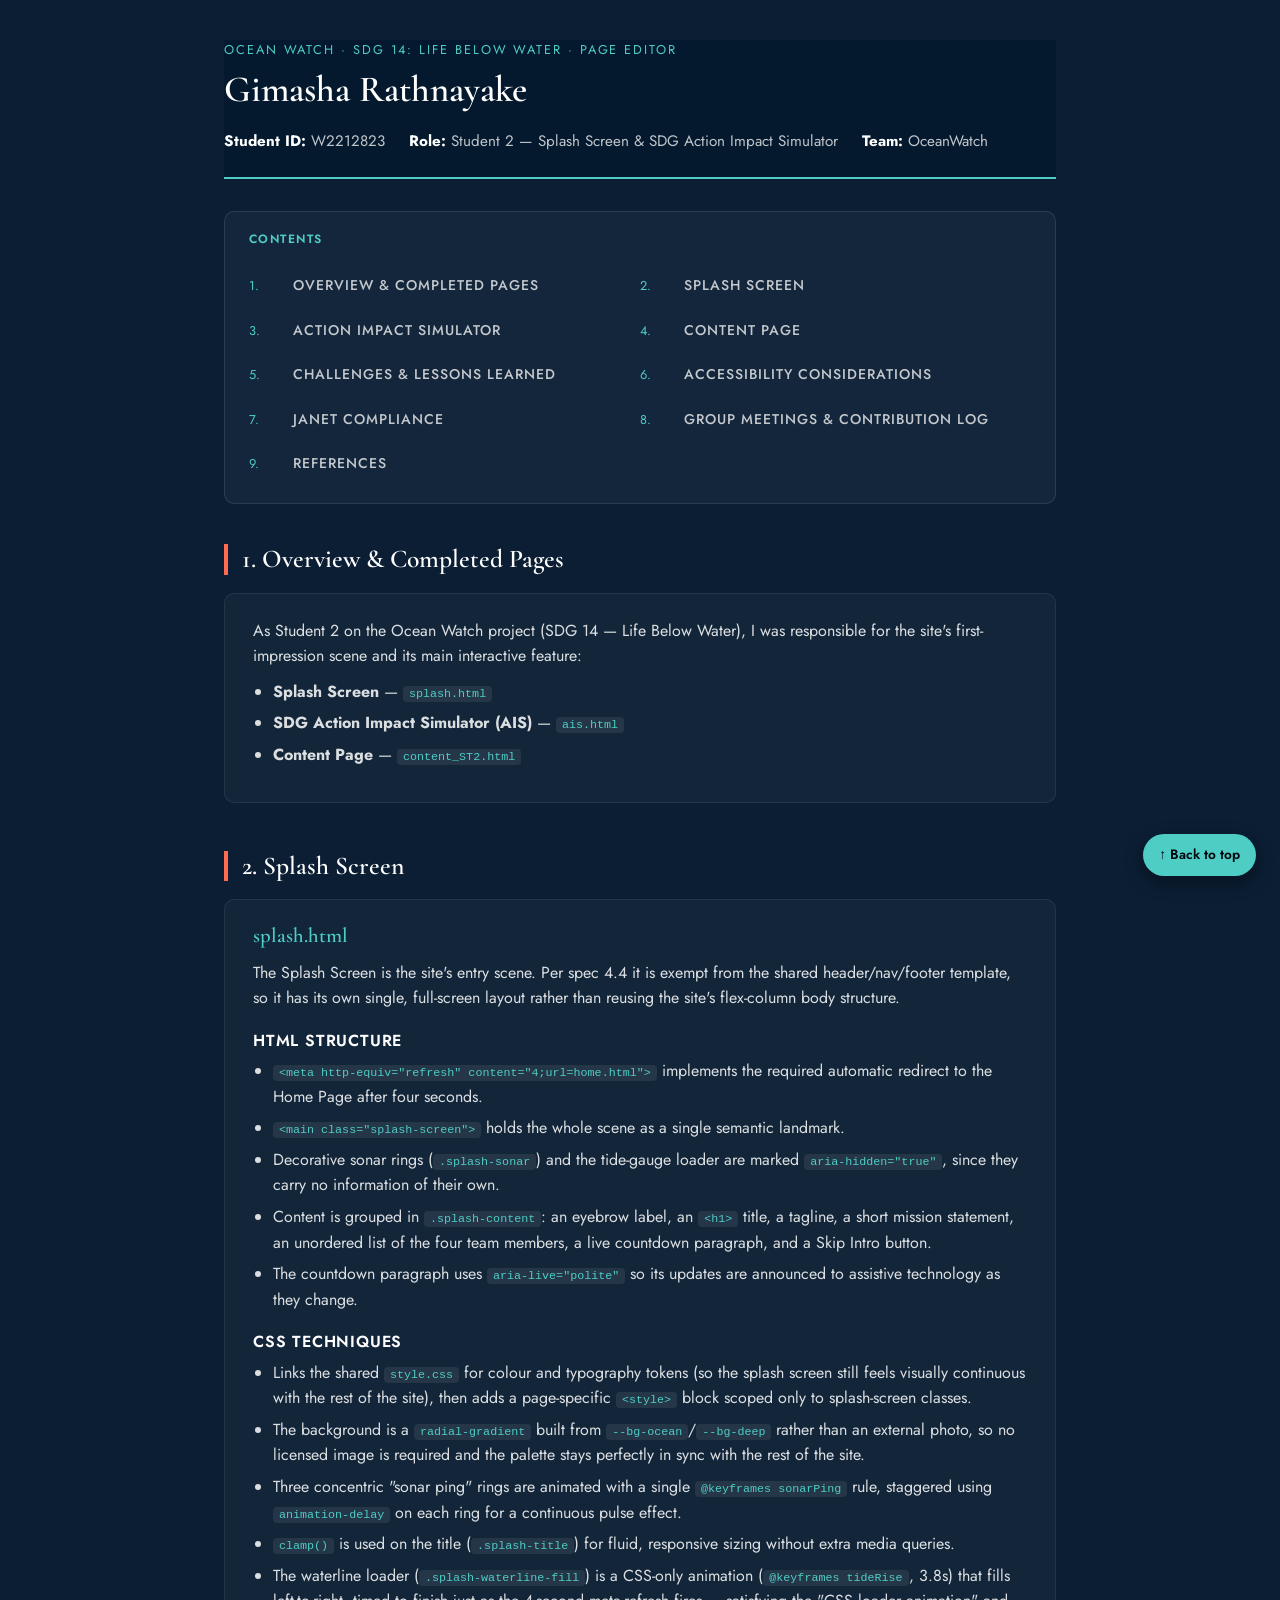
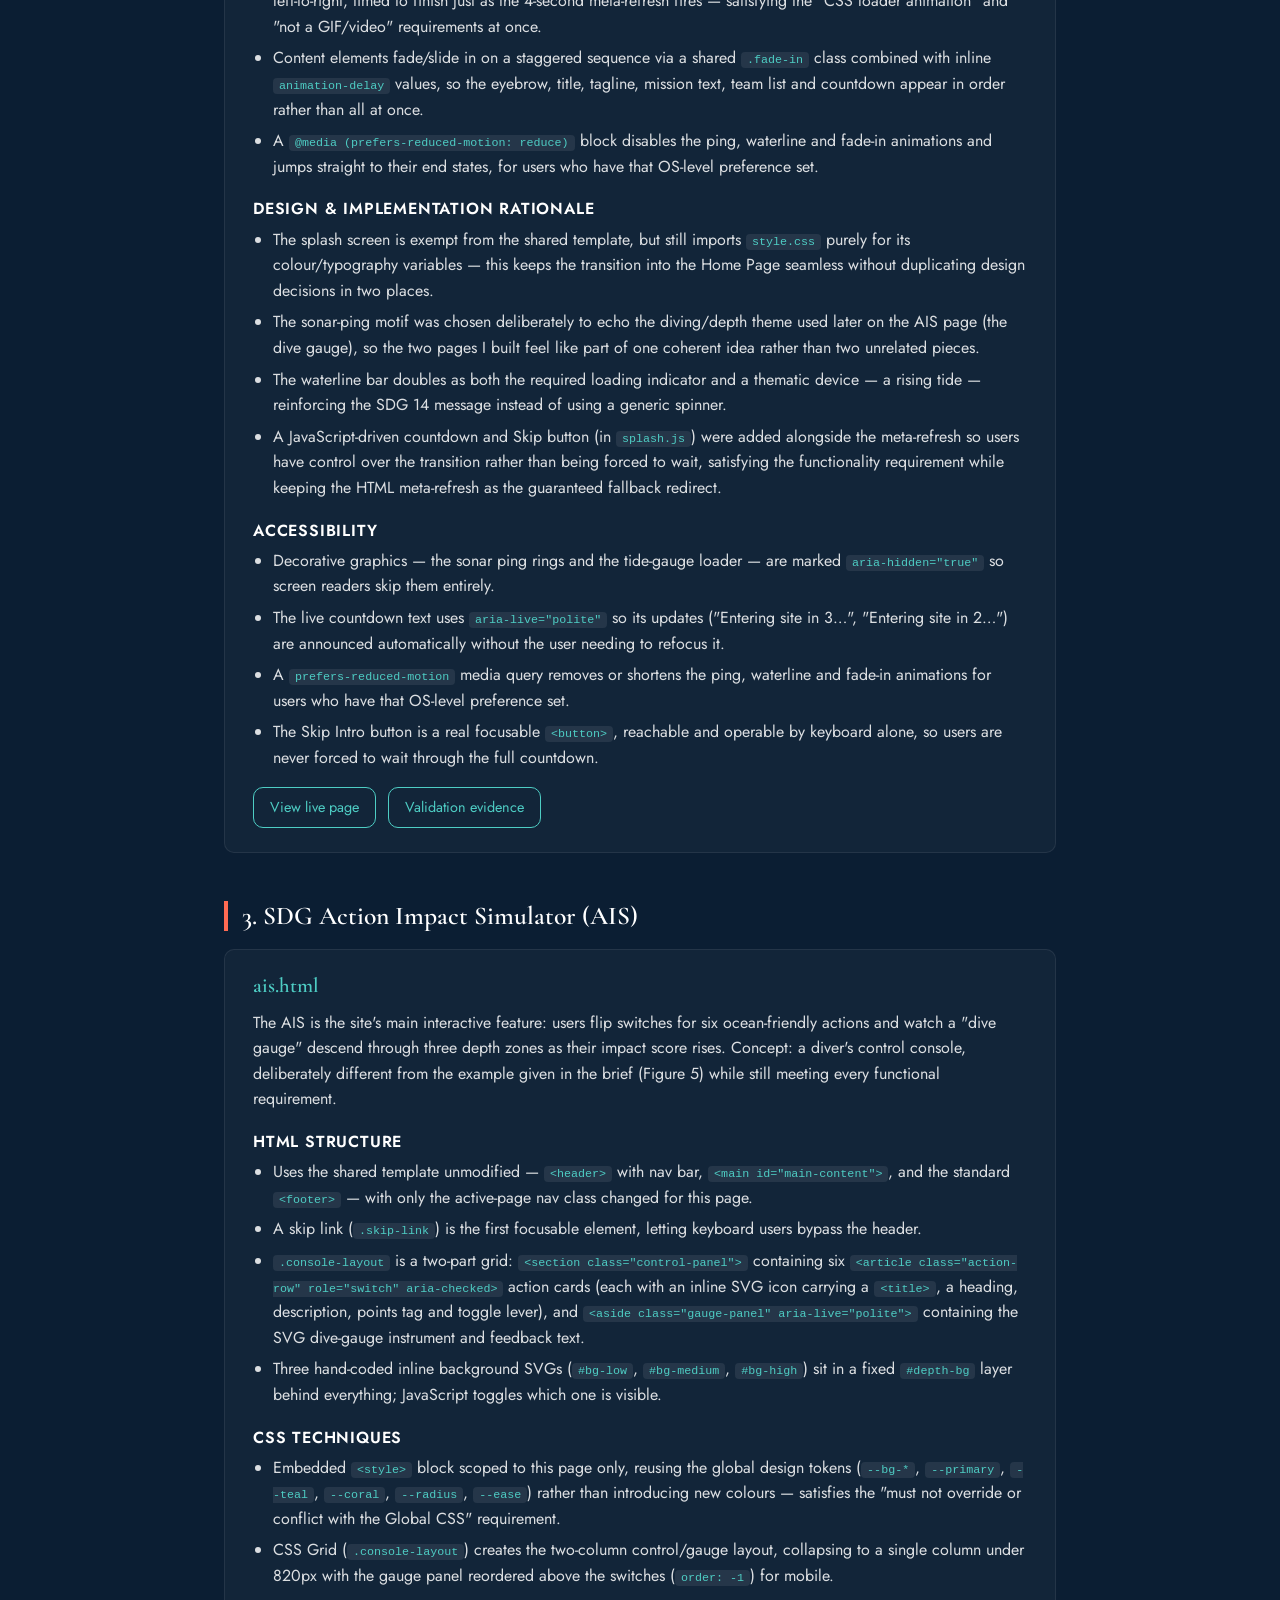
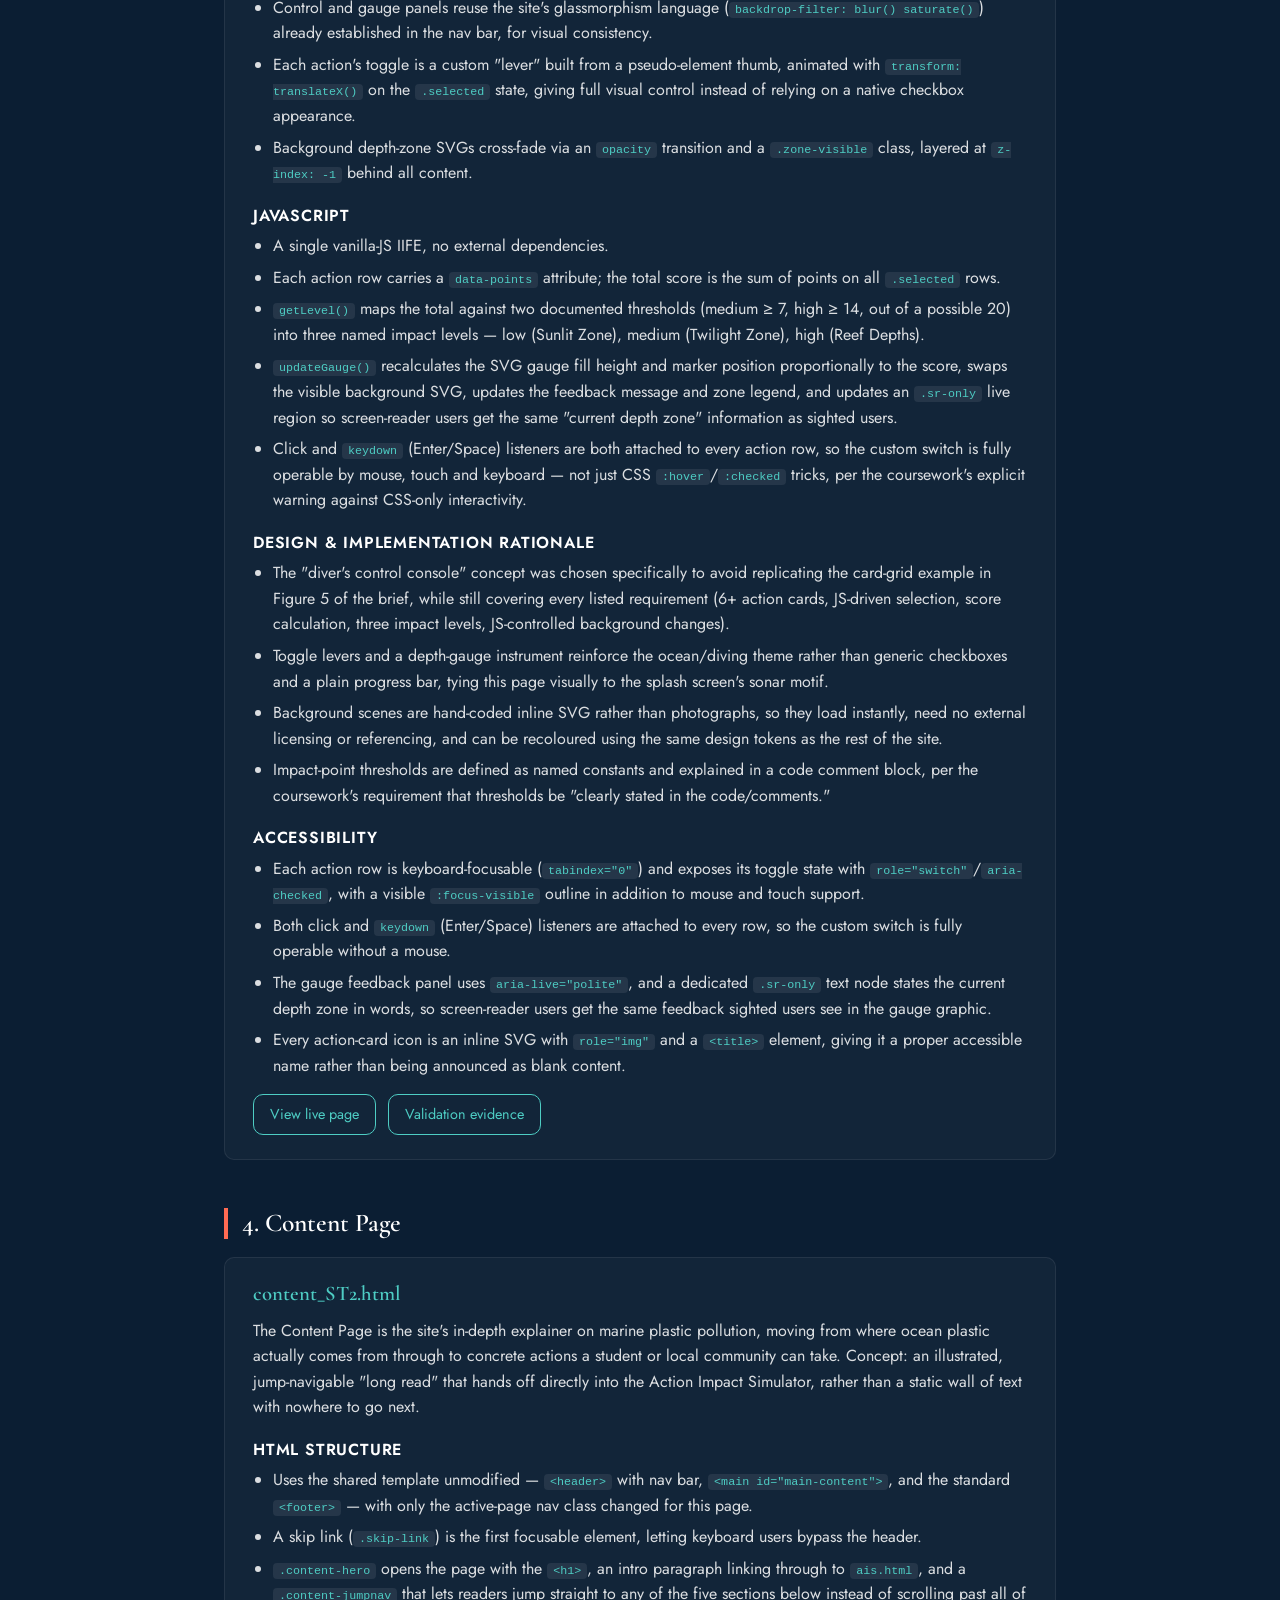
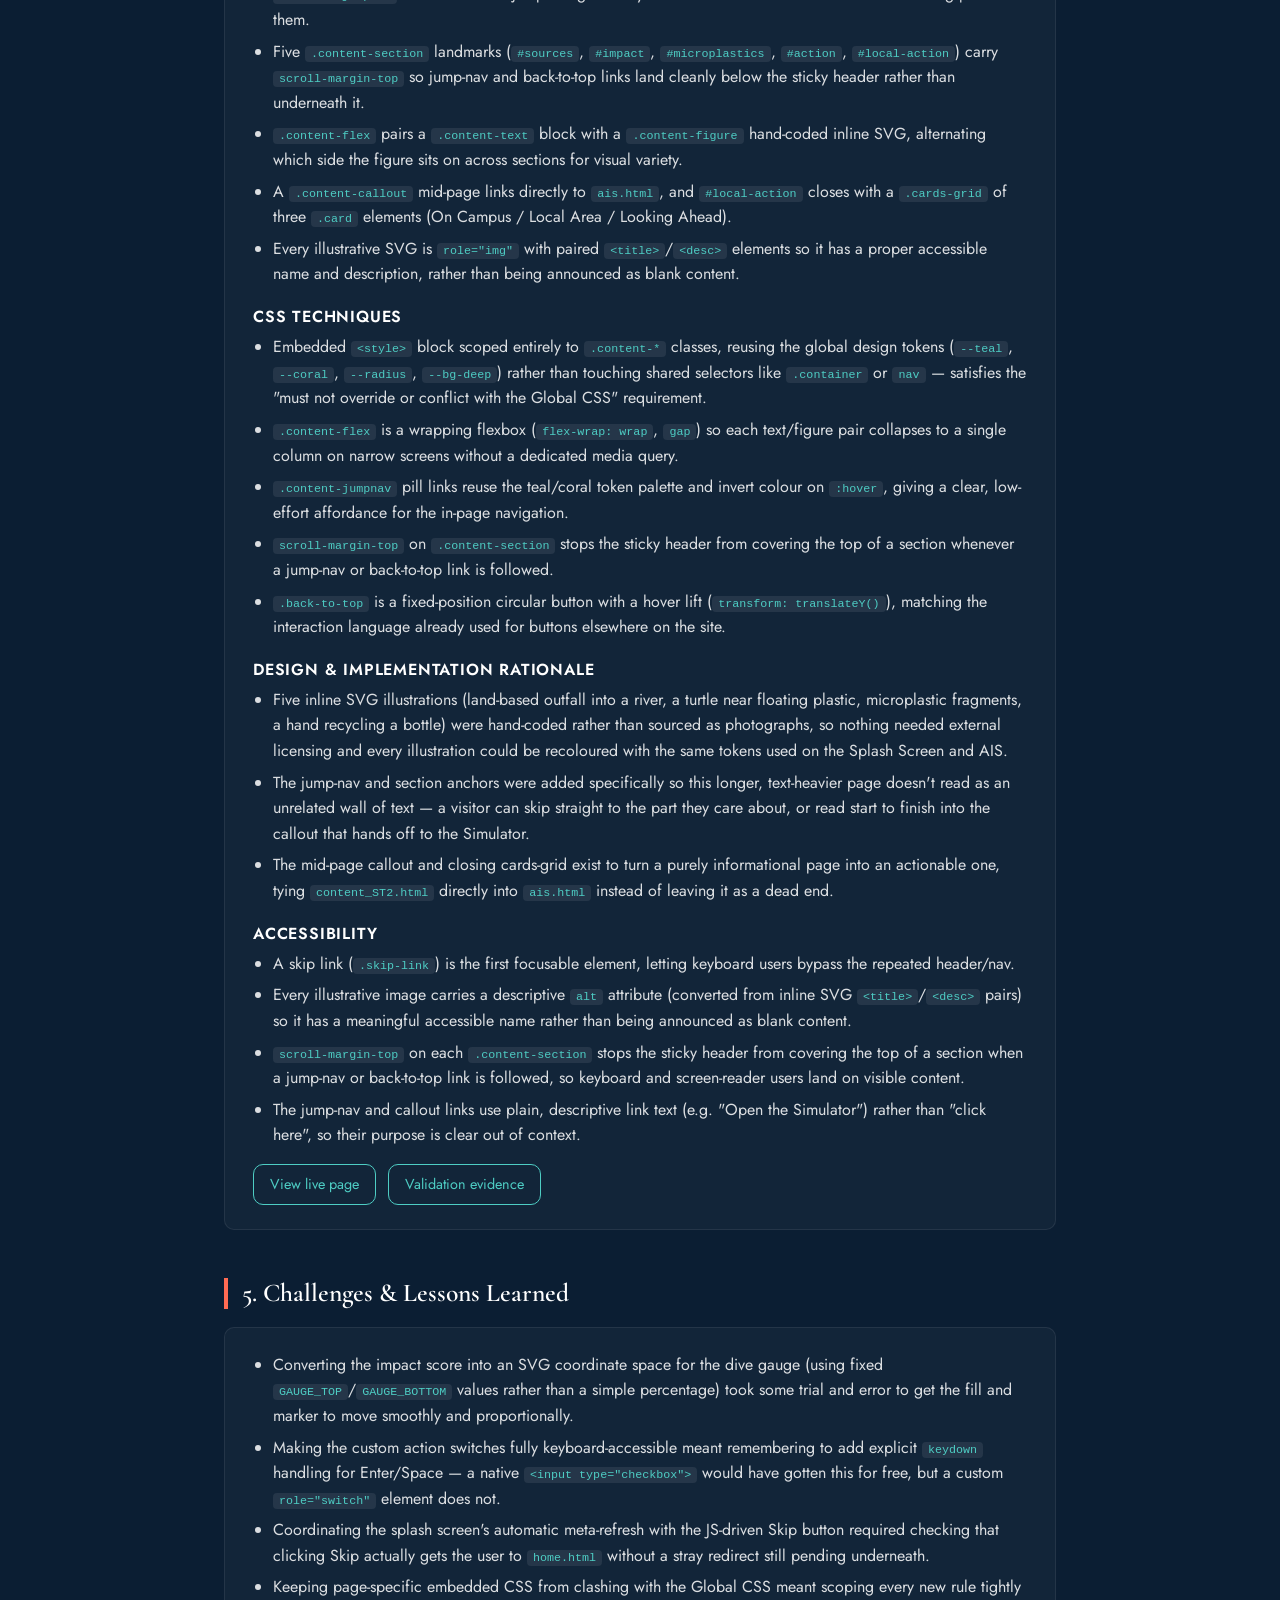
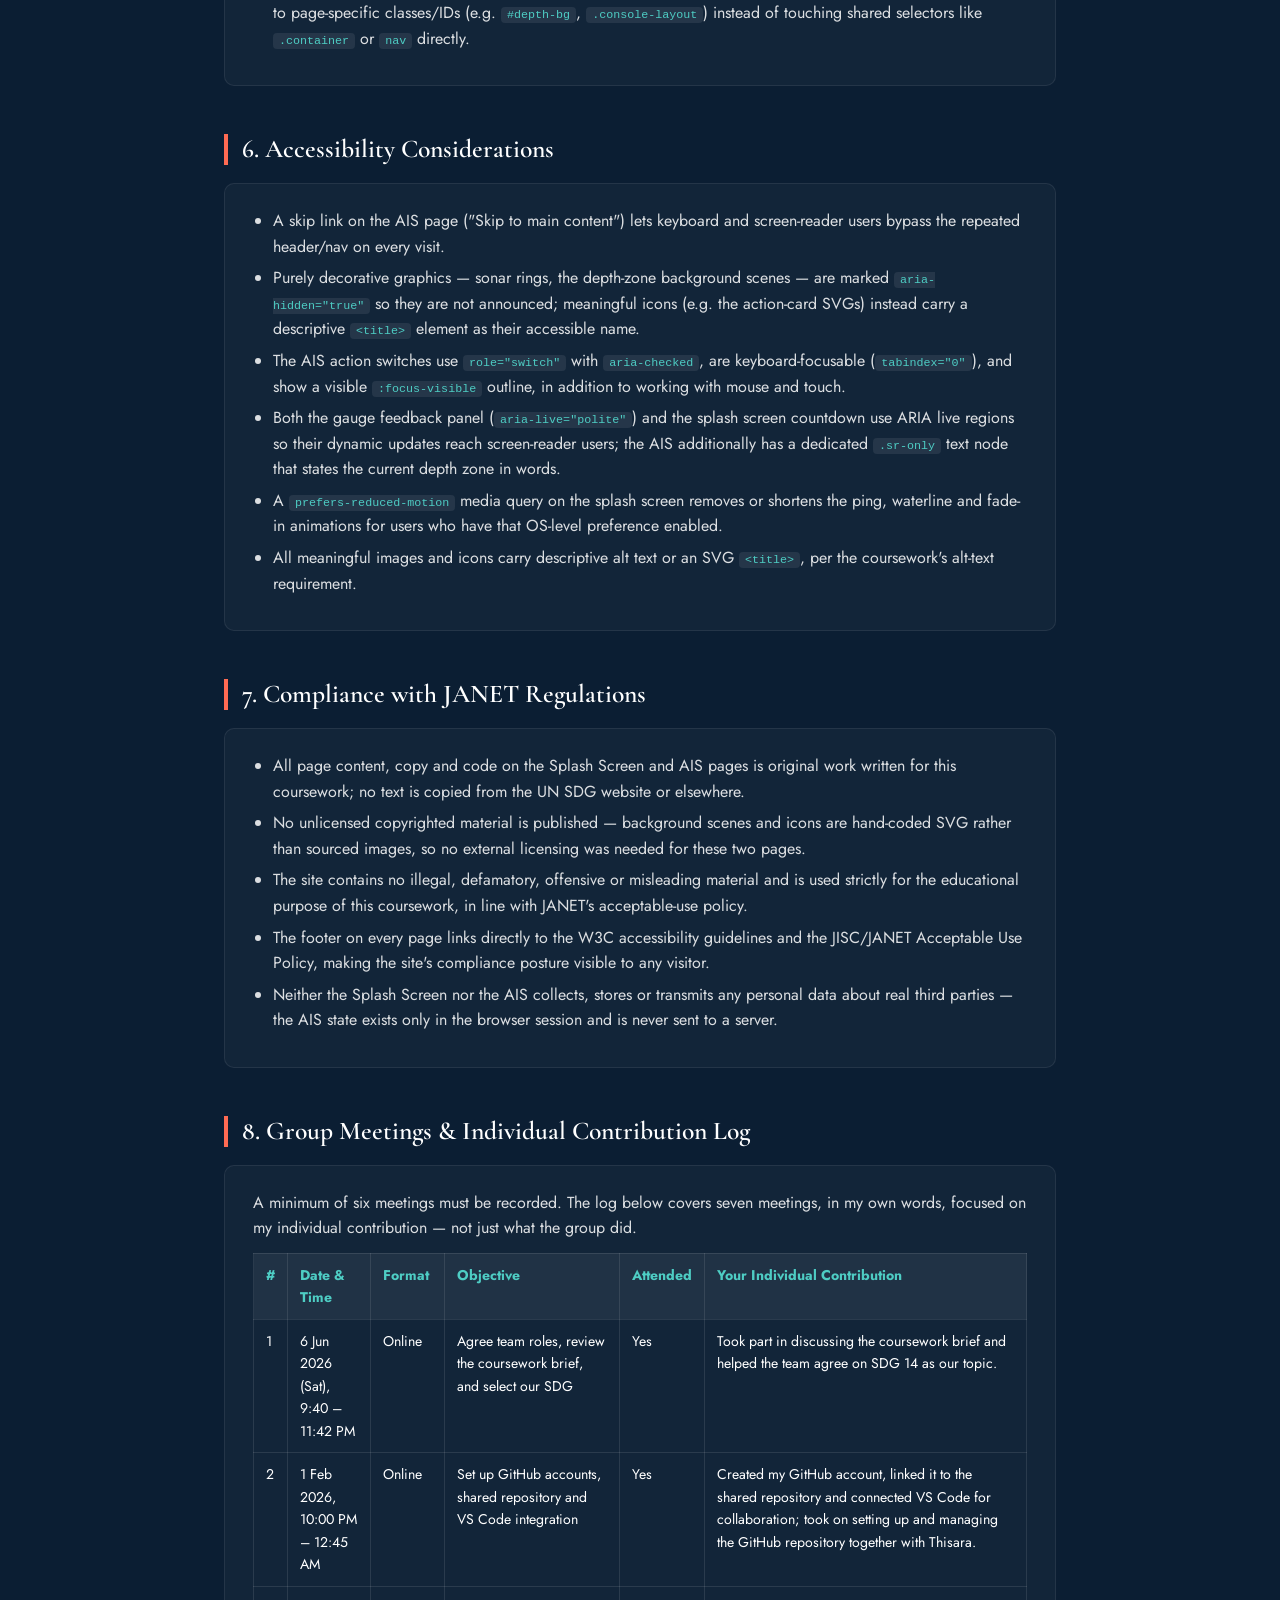
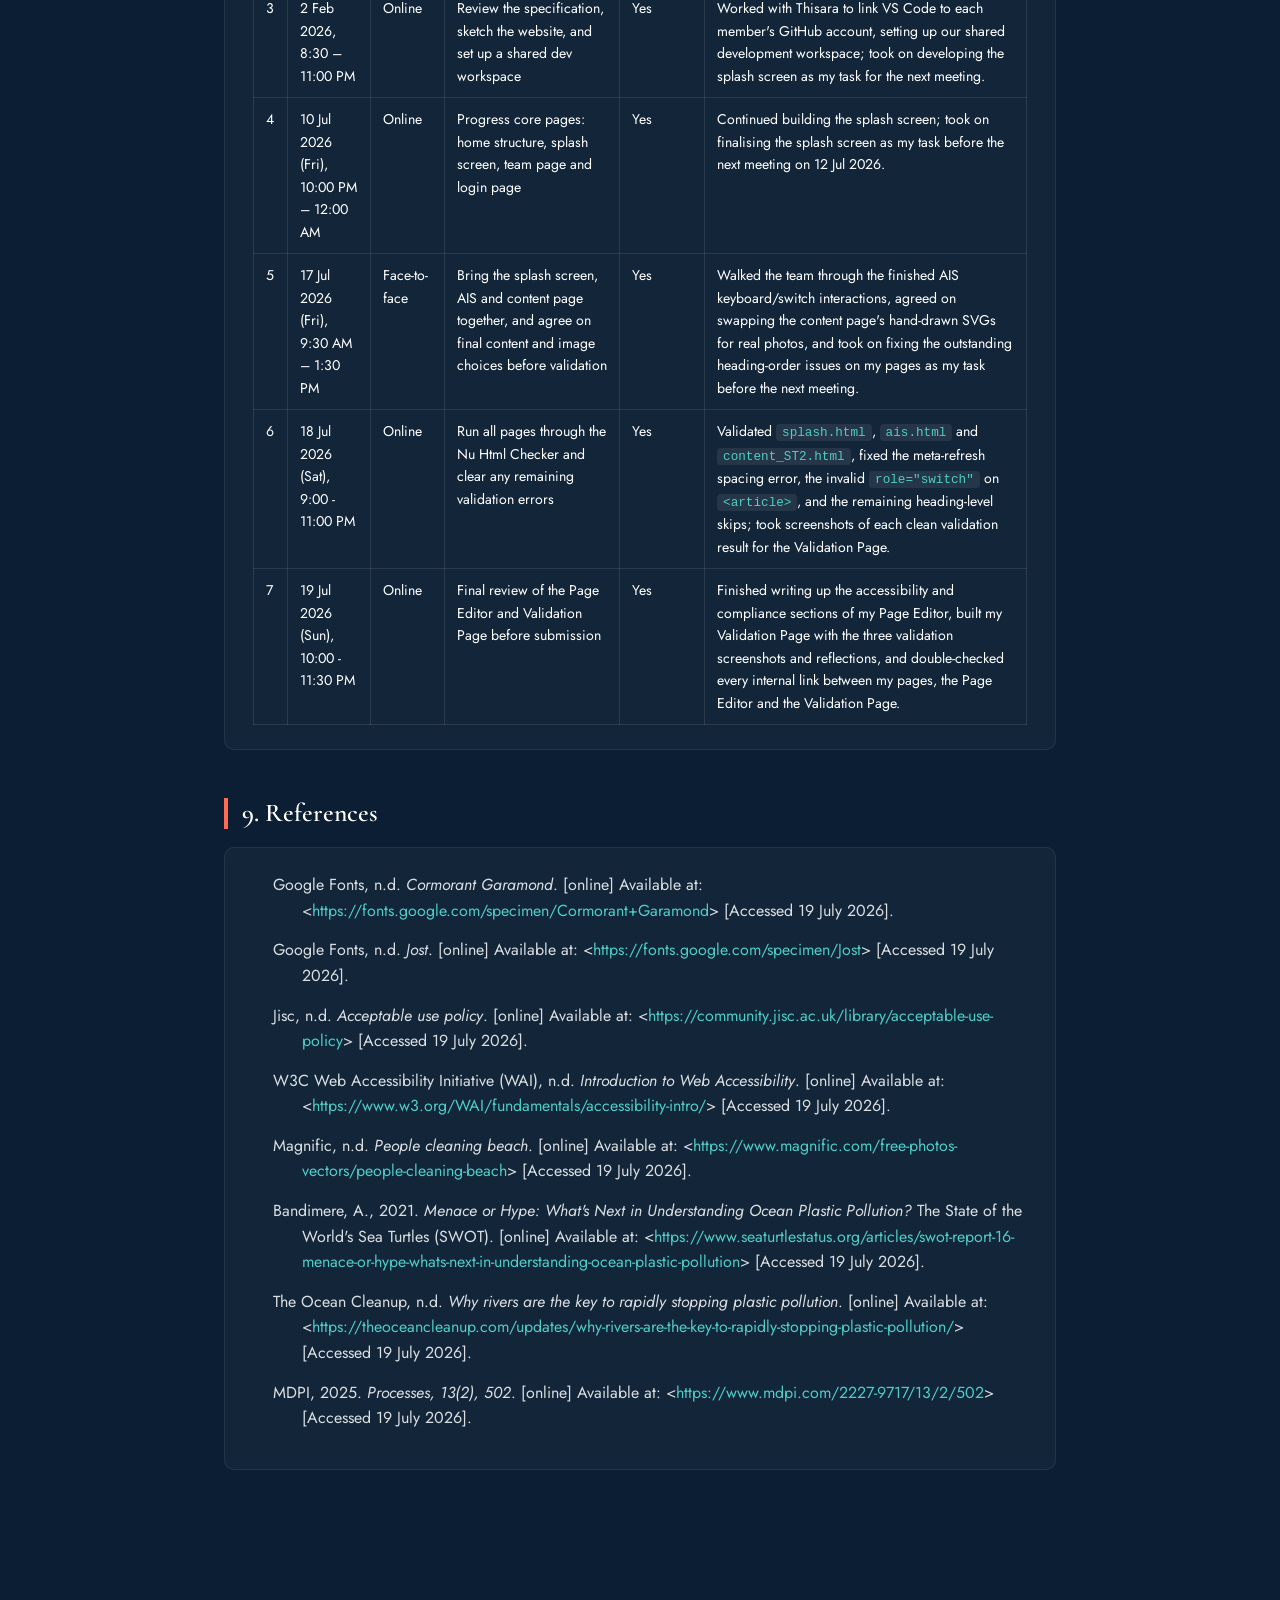
<file: pageEditor_ST2.html>
<!doctype html>
<html lang="en">
  <head>
    <meta charset="UTF-8" />
    <meta name="viewport" content="width=device-width, initial-scale=1.0" />
    <title>Page Editor — Gimasha Rathnayake | Ocean Watch</title>

    <link rel="stylesheet" href="style.css" />

    <style>
      body {
        display: block;
        background: #0b1e33;
      }

      .editor-shell {
        max-width: 880px;
        margin: 0 auto;
        padding: 40px 24px 100px;
      }

      .editor-header {
        position: static;
        top: auto;
        z-index: auto;
        animation: none;
        padding: 0 0 24px;
        border-bottom: 2px solid var(--teal);
        margin-bottom: 32px;
      }

      .editor-header p.eyebrow {
        color: var(--teal);
        text-transform: uppercase;
        letter-spacing: 0.15em;
        font-size: 0.8rem;
        margin-bottom: 8px;
      }

      .editor-header h1 {
        font-size: clamp(1.7rem, 4vw, 2.3rem);
        margin-bottom: 6px;
      }

      .meta-row {
        display: flex;
        flex-wrap: wrap;
        gap: 8px 24px;
        margin-top: 16px;
        font-size: 0.95rem;
        color: rgba(255, 255, 255, 0.75);
      }

      .meta-row strong {
        color: #fff;
      }

      .editor-toc {
        background: rgba(255, 255, 255, 0.04);
        border: 1px solid rgba(255, 255, 255, 0.1);
        border-radius: var(--radius);
        padding: 20px 24px;
        margin-bottom: 40px;
      }

      .editor-toc h2 {
        font-size: 0.75rem;
        font-family: var(--font-body);
        text-transform: uppercase;
        letter-spacing: 0.12em;
        color: var(--teal);
        margin-bottom: 16px;
      }

      .editor-toc ol {
        display: grid;
        grid-template-columns: 1fr 1fr;
        gap: 6px 24px;
        padding-left: 0;
        list-style: none;
        font-size: 0.92rem;
        counter-reset: toc-counter;
      }

      .editor-toc li {
        counter-increment: toc-counter;
        display: flex;
        align-items: baseline;
        gap: 8px;
      }

      .editor-toc li::before {
        content: counter(toc-counter) ".";
        color: var(--teal);
        font-size: 0.8rem;
        min-width: 18px;
        font-family: var(--font-body);
      }

      .editor-toc li a {
        color: rgba(255, 255, 255, 0.75);
        font-size: 0.88rem;
        transition: color 0.2s;
      }

      .editor-toc li a:hover {
        color: #fff;
      }

      @media (max-width: 560px) {
        .editor-toc ol {
          grid-template-columns: 1fr;
        }
      }

      .editor-section {
        padding: 0;
        margin-bottom: 48px;
        scroll-margin-top: 20px;
      }

      .editor-section h2 {
        font-size: 1.6rem;
        border-left: 4px solid var(--coral);
        padding-left: 14px;
        margin-bottom: 18px;
      }

      .page-block {
        background: rgba(255, 255, 255, 0.03);
        border: 1px solid rgba(255, 255, 255, 0.08);
        border-radius: var(--radius);
        padding: 24px 28px;
        margin-bottom: 24px;
      }

      .page-block h3 {
        font-size: 1.3rem;
        color: var(--teal);
      }

      .page-block h4 {
        font-size: 1rem;
        margin-top: 20px;
        margin-bottom: 8px;
        color: #fff;
        text-transform: uppercase;
        letter-spacing: 0.05em;
        font-family: var(--font-body);
      }

      .page-block ul,
      .page-block ol {
        padding-left: 20px;
        margin-bottom: 10px;
      }

      .page-block li {
        margin-bottom: 6px;
        color: rgba(255, 255, 255, 0.85);
      }

      .page-block p {
        color: rgba(255, 255, 255, 0.85);
        margin-bottom: 10px;
      }

      code {
        background: rgba(255, 255, 255, 0.08);
        padding: 1px 6px;
        border-radius: 4px;
        font-size: 0.9em;
        color: var(--teal);
      }

      .link-row {
        display: flex;
        flex-wrap: wrap;
        gap: 12px;
        margin-top: 16px;
      }

      .link-row a {
        display: inline-block;
        padding: 8px 16px;
        border: 1px solid var(--teal);
        border-radius: var(--radius);
        font-size: 0.9rem;
      }

      .link-row a:hover {
        background: var(--teal);
        color: var(--bg-deep);
      }

      .placeholder {
        color: rgba(255, 255, 255, 0.45);
        font-style: italic;
      }

      .fill-note {
        display: inline-block;
        background: rgba(255, 107, 83, 0.15);
        color: var(--coral);
        font-size: 0.75rem;
        font-style: normal;
        text-transform: uppercase;
        letter-spacing: 0.05em;
        padding: 2px 8px;
        border-radius: 4px;
        margin-right: 8px;
      }

      .reference-list {
        list-style: none;
        padding-left: 0;
      }

      .reference-list li {
        padding-left: 1.8em;
        text-indent: -1.8em;
        margin-bottom: 14px;
        line-height: 1.6;
      }

      table {
        width: 100%;
        border-collapse: collapse;
        margin-top: 12px;
        font-size: 0.88rem;
      }

      th,
      td {
        text-align: left;
        padding: 10px 12px;
        border: 1px solid rgba(255, 255, 255, 0.1);
        vertical-align: top;
      }

      th {
        background: rgba(255, 255, 255, 0.06);
        color: var(--teal);
      }

      .back-to-top {
        position: fixed;
        bottom: 24px;
        right: 24px;
        background: var(--teal);
        color: var(--bg-deep);
        padding: 10px 16px;
        border-radius: 100px;
        font-size: 0.85rem;
        font-weight: 600;
        box-shadow: 0 6px 18px rgba(0, 0, 0, 0.4);
      }

      .back-to-top:hover {
        background: #fff;
        color: var(--bg-deep);
      }
    </style>
  </head>

  <body>
    <div class="editor-shell">
      <header class="editor-header">
        <p class="eyebrow">
          Ocean Watch · SDG 14: Life Below Water · Page Editor
        </p>
        <h1>Gimasha Rathnayake</h1>
        <div class="meta-row">
          <span><strong>Student ID:</strong> W2212823</span>
          <span
            ><strong>Role:</strong> Student 2 — Splash Screen &amp; SDG Action
            Impact Simulator</span
          >
          <span><strong>Team:</strong> OceanWatch</span>
        </div>
      </header>

      <nav class="editor-toc" aria-label="Page editor contents">
        <h2>Contents</h2>
        <ol>
          <li><a href="#overview">Overview &amp; Completed Pages</a></li>
          <li><a href="#splash">Splash Screen</a></li>
          <li><a href="#ais">Action Impact Simulator</a></li>
          <li><a href="#content-page">Content Page</a></li>
          <li><a href="#challenges">Challenges &amp; Lessons Learned</a></li>
          <li><a href="#accessibility">Accessibility Considerations</a></li>
          <li><a href="#compliance">JANET Compliance</a></li>
          <li><a href="#meetings">Group Meetings &amp; Contribution Log</a></li>
          <li><a href="#references">References</a></li>
        </ol>
      </nav>

      <section class="editor-section" id="overview">
        <h2>1. Overview &amp; Completed Pages</h2>
        <div class="page-block">
          <p>
            As Student 2 on the Ocean Watch project (SDG 14 — Life Below Water),
            I was responsible for the site's first-impression scene and its main
            interactive feature:
          </p>
          <ul>
            <li><strong>Splash Screen</strong> — <code>splash.html</code></li>
            <li>
              <strong>SDG Action Impact Simulator (AIS)</strong> —
              <code>ais.html</code>
            </li>
            <li>
              <strong>Content Page</strong> — <code>content_ST2.html</code>
            </li>
          </ul>
        </div>
      </section>

      <section class="editor-section" id="splash">
        <h2>2. Splash Screen</h2>
        <div class="page-block">
          <h3>splash.html</h3>
          <p>
            The Splash Screen is the site's entry scene. Per spec 4.4 it is
            exempt from the shared header/nav/footer template, so it has its own
            single, full-screen layout rather than reusing the site's
            flex-column body structure.
          </p>

          <h4>HTML Structure</h4>
          <ul>
            <li>
              <code
                >&lt;meta http-equiv="refresh"
                content="4;url=home.html"&gt;</code
              >
              implements the required automatic redirect to the Home Page after
              four seconds.
            </li>
            <li>
              <code>&lt;main class="splash-screen"&gt;</code> holds the whole
              scene as a single semantic landmark.
            </li>
            <li>
              Decorative sonar rings (<code>.splash-sonar</code>) and the
              tide-gauge loader are marked <code>aria-hidden="true"</code>,
              since they carry no information of their own.
            </li>
            <li>
              Content is grouped in <code>.splash-content</code>: an eyebrow
              label, an <code>&lt;h1&gt;</code> title, a tagline, a short
              mission statement, an unordered list of the four team members, a
              live countdown paragraph, and a Skip Intro button.
            </li>
            <li>
              The countdown paragraph uses <code>aria-live="polite"</code> so
              its updates are announced to assistive technology as they change.
            </li>
          </ul>

          <h4>CSS Techniques</h4>
          <ul>
            <li>
              Links the shared <code>style.css</code> for colour and typography
              tokens (so the splash screen still feels visually continuous with
              the rest of the site), then adds a page-specific
              <code>&lt;style&gt;</code> block scoped only to splash-screen
              classes.
            </li>
            <li>
              The background is a <code>radial-gradient</code> built from
              <code>--bg-ocean</code>/<code>--bg-deep</code> rather than an
              external photo, so no licensed image is required and the palette
              stays perfectly in sync with the rest of the site.
            </li>
            <li>
              Three concentric "sonar ping" rings are animated with a single
              <code>@keyframes sonarPing</code> rule, staggered using
              <code>animation-delay</code> on each ring for a continuous pulse
              effect.
            </li>
            <li>
              <code>clamp()</code> is used on the title
              (<code>.splash-title</code>) for fluid, responsive sizing without
              extra media queries.
            </li>
            <li>
              The waterline loader (<code>.splash-waterline-fill</code>) is a
              CSS-only animation (<code>@keyframes tideRise</code>, 3.8s) that
              fills left-to-right, timed to finish just as the 4-second
              meta-refresh fires — satisfying the "CSS loader animation" and
              "not a GIF/video" requirements at once.
            </li>
            <li>
              Content elements fade/slide in on a staggered sequence via a
              shared <code>.fade-in</code> class combined with inline
              <code>animation-delay</code> values, so the eyebrow, title,
              tagline, mission text, team list and countdown appear in order
              rather than all at once.
            </li>
            <li>
              A <code>@media (prefers-reduced-motion: reduce)</code> block
              disables the ping, waterline and fade-in animations and jumps
              straight to their end states, for users who have that OS-level
              preference set.
            </li>
          </ul>

          <h4>Design &amp; Implementation Rationale</h4>
          <ul>
            <li>
              The splash screen is exempt from the shared template, but still
              imports <code>style.css</code> purely for its colour/typography
              variables — this keeps the transition into the Home Page seamless
              without duplicating design decisions in two places.
            </li>
            <li>
              The sonar-ping motif was chosen deliberately to echo the
              diving/depth theme used later on the AIS page (the dive gauge), so
              the two pages I built feel like part of one coherent idea rather
              than two unrelated pieces.
            </li>
            <li>
              The waterline bar doubles as both the required loading indicator
              and a thematic device — a rising tide — reinforcing the SDG 14
              message instead of using a generic spinner.
            </li>
            <li>
              A JavaScript-driven countdown and Skip button (in
              <code>splash.js</code>) were added alongside the meta-refresh so
              users have control over the transition rather than being forced to
              wait, satisfying the functionality requirement while keeping the
              HTML meta-refresh as the guaranteed fallback redirect.
            </li>
          </ul>

          <h4>Accessibility</h4>
          <ul>
            <li>
              Decorative graphics — the sonar ping rings and the tide-gauge
              loader — are marked <code>aria-hidden="true"</code> so screen
              readers skip them entirely.
            </li>
            <li>
              The live countdown text uses <code>aria-live="polite"</code> so
              its updates ("Entering site in 3…", "Entering site in 2…") are
              announced automatically without the user needing to refocus it.
            </li>
            <li>
              A <code>prefers-reduced-motion</code> media query removes or
              shortens the ping, waterline and fade-in animations for users who
              have that OS-level preference set.
            </li>
            <li>
              The Skip Intro button is a real focusable
              <code>&lt;button&gt;</code>, reachable and operable by keyboard
              alone, so users are never forced to wait through the full
              countdown.
            </li>
          </ul>

          <div class="link-row">
            <a href="splash.html" target="_blank" rel="noopener noreferrer"
              >View live page</a
            >
            <a href="validation_ST2.html#splashVal">Validation evidence</a>
          </div>
        </div>
      </section>

      <section class="editor-section" id="ais">
        <h2>3. SDG Action Impact Simulator (AIS)</h2>
        <div class="page-block">
          <h3>ais.html</h3>
          <p>
            The AIS is the site's main interactive feature: users flip switches
            for six ocean-friendly actions and watch a "dive gauge" descend
            through three depth zones as their impact score rises. Concept: a
            diver's control console, deliberately different from the example
            given in the brief (Figure 5) while still meeting every functional
            requirement.
          </p>

          <h4>HTML Structure</h4>
          <ul>
            <li>
              Uses the shared template unmodified —
              <code>&lt;header&gt;</code> with nav bar,
              <code>&lt;main id="main-content"&gt;</code>, and the standard
              <code>&lt;footer&gt;</code> — with only the active-page nav class
              changed for this page.
            </li>
            <li>
              A skip link (<code>.skip-link</code>) is the first focusable
              element, letting keyboard users bypass the header.
            </li>
            <li>
              <code>.console-layout</code> is a two-part grid:
              <code>&lt;section class="control-panel"&gt;</code> containing six
              <code
                >&lt;article class="action-row" role="switch"
                aria-checked&gt;</code
              >
              action cards (each with an inline SVG icon carrying a
              <code>&lt;title&gt;</code>, a heading, description, points tag and
              toggle lever), and
              <code>&lt;aside class="gauge-panel" aria-live="polite"&gt;</code>
              containing the SVG dive-gauge instrument and feedback text.
            </li>
            <li>
              Three hand-coded inline background SVGs (<code>#bg-low</code>,
              <code>#bg-medium</code>, <code>#bg-high</code>) sit in a fixed
              <code>#depth-bg</code> layer behind everything; JavaScript toggles
              which one is visible.
            </li>
          </ul>

          <h4>CSS Techniques</h4>
          <ul>
            <li>
              Embedded <code>&lt;style&gt;</code> block scoped to this page
              only, reusing the global design tokens (<code>--bg-*</code>,
              <code>--primary</code>, <code>--teal</code>, <code>--coral</code>,
              <code>--radius</code>, <code>--ease</code>) rather than
              introducing new colours — satisfies the "must not override or
              conflict with the Global CSS" requirement.
            </li>
            <li>
              CSS Grid (<code>.console-layout</code>) creates the two-column
              control/gauge layout, collapsing to a single column under 820px
              with the gauge panel reordered above the switches (<code
                >order: -1</code
              >) for mobile.
            </li>
            <li>
              Control and gauge panels reuse the site's glassmorphism language
              (<code>backdrop-filter: blur() saturate()</code>) already
              established in the nav bar, for visual consistency.
            </li>
            <li>
              Each action's toggle is a custom "lever" built from a
              pseudo-element thumb, animated with
              <code>transform: translateX()</code> on the
              <code>.selected</code> state, giving full visual control instead
              of relying on a native checkbox appearance.
            </li>
            <li>
              Background depth-zone SVGs cross-fade via an
              <code>opacity</code> transition and a
              <code>.zone-visible</code> class, layered at
              <code>z-index: -1</code> behind all content.
            </li>
          </ul>

          <h4>JavaScript</h4>
          <ul>
            <li>A single vanilla-JS IIFE, no external dependencies.</li>
            <li>
              Each action row carries a <code>data-points</code> attribute; the
              total score is the sum of points on all
              <code>.selected</code> rows.
            </li>
            <li>
              <code>getLevel()</code> maps the total against two documented
              thresholds (medium ≥ 7, high ≥ 14, out of a possible 20) into
              three named impact levels — low (Sunlit Zone), medium (Twilight
              Zone), high (Reef Depths).
            </li>
            <li>
              <code>updateGauge()</code> recalculates the SVG gauge fill height
              and marker position proportionally to the score, swaps the visible
              background SVG, updates the feedback message and zone legend, and
              updates an <code>.sr-only</code> live region so screen-reader
              users get the same "current depth zone" information as sighted
              users.
            </li>
            <li>
              Click and <code>keydown</code> (Enter/Space) listeners are both
              attached to every action row, so the custom switch is fully
              operable by mouse, touch and keyboard — not just CSS
              <code>:hover</code>/<code>:checked</code> tricks, per the
              coursework's explicit warning against CSS-only interactivity.
            </li>
          </ul>

          <h4>Design &amp; Implementation Rationale</h4>
          <ul>
            <li>
              The "diver's control console" concept was chosen specifically to
              avoid replicating the card-grid example in Figure 5 of the brief,
              while still covering every listed requirement (6+ action cards,
              JS-driven selection, score calculation, three impact levels,
              JS-controlled background changes).
            </li>
            <li>
              Toggle levers and a depth-gauge instrument reinforce the
              ocean/diving theme rather than generic checkboxes and a plain
              progress bar, tying this page visually to the splash screen's
              sonar motif.
            </li>
            <li>
              Background scenes are hand-coded inline SVG rather than
              photographs, so they load instantly, need no external licensing or
              referencing, and can be recoloured using the same design tokens as
              the rest of the site.
            </li>
            <li>
              Impact-point thresholds are defined as named constants and
              explained in a code comment block, per the coursework's
              requirement that thresholds be "clearly stated in the
              code/comments."
            </li>
          </ul>

          <h4>Accessibility</h4>
          <ul>
            <li>
              Each action row is keyboard-focusable (<code>tabindex="0"</code>)
              and exposes its toggle state with
              <code>role="switch"</code>/<code>aria-checked</code>, with a
              visible <code>:focus-visible</code> outline in addition to mouse
              and touch support.
            </li>
            <li>
              Both click and <code>keydown</code> (Enter/Space) listeners are
              attached to every row, so the custom switch is fully operable
              without a mouse.
            </li>
            <li>
              The gauge feedback panel uses <code>aria-live="polite"</code>, and
              a dedicated <code>.sr-only</code> text node states the current
              depth zone in words, so screen-reader users get the same feedback
              sighted users see in the gauge graphic.
            </li>
            <li>
              Every action-card icon is an inline SVG with
              <code>role="img"</code> and a <code>&lt;title&gt;</code> element,
              giving it a proper accessible name rather than being announced as
              blank content.
            </li>
          </ul>

          <div class="link-row">
            <a href="ais.html" target="_blank" rel="noopener noreferrer"
              >View live page</a
            >
            <a href="validation_ST2.html#aisVal">Validation evidence</a>
          </div>
        </div>
      </section>

      <section class="editor-section" id="content-page">
        <h2>4. Content Page</h2>
        <div class="page-block">
          <h3>content_ST2.html</h3>
          <p>
            The Content Page is the site's in-depth explainer on marine plastic
            pollution, moving from where ocean plastic actually comes from
            through to concrete actions a student or local community can take.
            Concept: an illustrated, jump-navigable "long read" that hands off
            directly into the Action Impact Simulator, rather than a static wall
            of text with nowhere to go next.
          </p>

          <h4>HTML Structure</h4>
          <ul>
            <li>
              Uses the shared template unmodified —
              <code>&lt;header&gt;</code> with nav bar,
              <code>&lt;main id="main-content"&gt;</code>, and the standard
              <code>&lt;footer&gt;</code> — with only the active-page nav class
              changed for this page.
            </li>
            <li>
              A skip link (<code>.skip-link</code>) is the first focusable
              element, letting keyboard users bypass the header.
            </li>
            <li>
              <code>.content-hero</code> opens the page with the
              <code>&lt;h1&gt;</code>, an intro paragraph linking through to
              <code>ais.html</code>, and a <code>.content-jumpnav</code> that
              lets readers jump straight to any of the five sections below
              instead of scrolling past all of them.
            </li>
            <li>
              Five <code>.content-section</code> landmarks
              (<code>#sources</code>, <code>#impact</code>,
              <code>#microplastics</code>, <code>#action</code>,
              <code>#local-action</code>) carry
              <code>scroll-margin-top</code> so jump-nav and back-to-top links
              land cleanly below the sticky header rather than underneath it.
            </li>
            <li>
              <code>.content-flex</code> pairs a
              <code>.content-text</code> block with a
              <code>.content-figure</code> hand-coded inline SVG, alternating
              which side the figure sits on across sections for visual variety.
            </li>
            <li>
              A <code>.content-callout</code> mid-page links directly to
              <code>ais.html</code>, and <code>#local-action</code> closes with
              a <code>.cards-grid</code> of three <code>.card</code> elements
              (On Campus / Local Area / Looking Ahead).
            </li>
            <li>
              Every illustrative SVG is <code>role="img"</code> with paired
              <code>&lt;title&gt;</code>/<code>&lt;desc&gt;</code> elements so
              it has a proper accessible name and description, rather than being
              announced as blank content.
            </li>
          </ul>

          <h4>CSS Techniques</h4>
          <ul>
            <li>
              Embedded <code>&lt;style&gt;</code> block scoped entirely to
              <code>.content-*</code> classes, reusing the global design tokens
              (<code>--teal</code>, <code>--coral</code>, <code>--radius</code>,
              <code>--bg-deep</code>) rather than touching shared selectors like
              <code>.container</code> or <code>nav</code> — satisfies the "must
              not override or conflict with the Global CSS" requirement.
            </li>
            <li>
              <code>.content-flex</code> is a wrapping flexbox (<code
                >flex-wrap: wrap</code
              >, <code>gap</code>) so each text/figure pair collapses to a
              single column on narrow screens without a dedicated media query.
            </li>
            <li>
              <code>.content-jumpnav</code> pill links reuse the teal/coral
              token palette and invert colour on <code>:hover</code>, giving a
              clear, low-effort affordance for the in-page navigation.
            </li>
            <li>
              <code>scroll-margin-top</code> on
              <code>.content-section</code> stops the sticky header from
              covering the top of a section whenever a jump-nav or back-to-top
              link is followed.
            </li>
            <li>
              <code>.back-to-top</code> is a fixed-position circular button with
              a hover lift (<code>transform: translateY()</code>), matching the
              interaction language already used for buttons elsewhere on the
              site.
            </li>
          </ul>

          <h4>Design &amp; Implementation Rationale</h4>
          <ul>
            <li>
              Five inline SVG illustrations (land-based outfall into a river, a
              turtle near floating plastic, microplastic fragments, a hand
              recycling a bottle) were hand-coded rather than sourced as
              photographs, so nothing needed external licensing and every
              illustration could be recoloured with the same tokens used on the
              Splash Screen and AIS.
            </li>
            <li>
              The jump-nav and section anchors were added specifically so this
              longer, text-heavier page doesn't read as an unrelated wall of
              text — a visitor can skip straight to the part they care about, or
              read start to finish into the callout that hands off to the
              Simulator.
            </li>
            <li>
              The mid-page callout and closing cards-grid exist to turn a purely
              informational page into an actionable one, tying
              <code>content_ST2.html</code> directly into
              <code>ais.html</code> instead of leaving it as a dead end.
            </li>
          </ul>

          <h4>Accessibility</h4>
          <ul>
            <li>
              A skip link (<code>.skip-link</code>) is the first focusable
              element, letting keyboard users bypass the repeated header/nav.
            </li>
            <li>
              Every illustrative image carries a descriptive
              <code>alt</code> attribute (converted from inline SVG
              <code>&lt;title&gt;</code>/<code>&lt;desc&gt;</code> pairs) so it
              has a meaningful accessible name rather than being announced as
              blank content.
            </li>
            <li>
              <code>scroll-margin-top</code> on each
              <code>.content-section</code> stops the sticky header from
              covering the top of a section when a jump-nav or back-to-top link
              is followed, so keyboard and screen-reader users land on visible
              content.
            </li>
            <li>
              The jump-nav and callout links use plain, descriptive link text
              (e.g. "Open the Simulator") rather than "click here", so their
              purpose is clear out of context.
            </li>
          </ul>

          <div class="link-row">
            <a href="content_ST2.html" target="_blank" rel="noopener noreferrer"
              >View live page</a
            >
            <a href="validation_ST2.html#contentVal">Validation evidence</a>
          </div>
        </div>
      </section>

      <section class="editor-section" id="challenges">
        <h2>5. Challenges &amp; Lessons Learned</h2>
        <div class="page-block">
          <ul>
            <li>
              Converting the impact score into an SVG coordinate space for the
              dive gauge (using fixed <code>GAUGE_TOP</code>/<code
                >GAUGE_BOTTOM</code
              >
              values rather than a simple percentage) took some trial and error
              to get the fill and marker to move smoothly and proportionally.
            </li>
            <li>
              Making the custom action switches fully keyboard-accessible meant
              remembering to add explicit <code>keydown</code> handling for
              Enter/Space — a native
              <code>&lt;input type="checkbox"&gt;</code> would have gotten this
              for free, but a custom <code>role="switch"</code> element does
              not.
            </li>
            <li>
              Coordinating the splash screen's automatic meta-refresh with the
              JS-driven Skip button required checking that clicking Skip
              actually gets the user to <code>home.html</code> without a stray
              redirect still pending underneath.
            </li>
            <li>
              Keeping page-specific embedded CSS from clashing with the Global
              CSS meant scoping every new rule tightly to page-specific
              classes/IDs (e.g. <code>#depth-bg</code>,
              <code>.console-layout</code>) instead of touching shared selectors
              like <code>.container</code> or <code>nav</code> directly.
            </li>
          </ul>
        </div>
      </section>

      <section class="editor-section" id="accessibility">
        <h2>6. Accessibility Considerations</h2>
        <div class="page-block">
          <ul>
            <li>
              A skip link on the AIS page ("Skip to main content") lets keyboard
              and screen-reader users bypass the repeated header/nav on every
              visit.
            </li>
            <li>
              Purely decorative graphics — sonar rings, the depth-zone
              background scenes — are marked <code>aria-hidden="true"</code> so
              they are not announced; meaningful icons (e.g. the action-card
              SVGs) instead carry a descriptive
              <code>&lt;title&gt;</code> element as their accessible name.
            </li>
            <li>
              The AIS action switches use <code>role="switch"</code> with
              <code>aria-checked</code>, are keyboard-focusable
              (<code>tabindex="0"</code>), and show a visible
              <code>:focus-visible</code> outline, in addition to working with
              mouse and touch.
            </li>
            <li>
              Both the gauge feedback panel (<code>aria-live="polite"</code>)
              and the splash screen countdown use ARIA live regions so their
              dynamic updates reach screen-reader users; the AIS additionally
              has a dedicated <code>.sr-only</code> text node that states the
              current depth zone in words.
            </li>
            <li>
              A <code>prefers-reduced-motion</code> media query on the splash
              screen removes or shortens the ping, waterline and fade-in
              animations for users who have that OS-level preference enabled.
            </li>
            <li>
              All meaningful images and icons carry descriptive alt text or an
              SVG <code>&lt;title&gt;</code>, per the coursework's alt-text
              requirement.
            </li>
          </ul>
        </div>
      </section>

      <section class="editor-section" id="compliance">
        <h2>7. Compliance with JANET Regulations</h2>
        <div class="page-block">
          <ul>
            <li>
              All page content, copy and code on the Splash Screen and AIS pages
              is original work written for this coursework; no text is copied
              from the UN SDG website or elsewhere.
            </li>
            <li>
              No unlicensed copyrighted material is published — background
              scenes and icons are hand-coded SVG rather than sourced images, so
              no external licensing was needed for these two pages.
            </li>
            <li>
              The site contains no illegal, defamatory, offensive or misleading
              material and is used strictly for the educational purpose of this
              coursework, in line with JANET's acceptable-use policy.
            </li>
            <li>
              The footer on every page links directly to the W3C accessibility
              guidelines and the JISC/JANET Acceptable Use Policy, making the
              site's compliance posture visible to any visitor.
            </li>
            <li>
              Neither the Splash Screen nor the AIS collects, stores or
              transmits any personal data about real third parties — the AIS
              state exists only in the browser session and is never sent to a
              server.
            </li>
          </ul>
        </div>
      </section>

      <section class="editor-section" id="meetings">
        <h2>8. Group Meetings &amp; Individual Contribution Log</h2>
        <div class="page-block">
          <p>
            A minimum of six meetings must be recorded. The log below covers
            seven meetings, in my own words, focused on my individual
            contribution — not just what the group did.
          </p>
          <table>
            <thead>
              <tr>
                <th>#</th>
                <th>Date &amp; Time</th>
                <th>Format</th>
                <th>Objective</th>
                <th>Attended</th>
                <th>Your Individual Contribution</th>
              </tr>
            </thead>
            <tbody>
              <tr>
                <td>1</td>
                <td>6 Jun 2026 (Sat), 9:40 – 11:42 PM</td>
                <td>Online</td>
                <td>
                  Agree team roles, review the coursework brief, and select our
                  SDG
                </td>
                <td>Yes</td>
                <td>
                  Took part in discussing the coursework brief and helped the
                  team agree on SDG 14 as our topic.
                </td>
              </tr>
              <tr>
                <td>2</td>
                <td>1 Feb 2026, 10:00 PM – 12:45 AM</td>
                <td>Online</td>
                <td>
                  Set up GitHub accounts, shared repository and VS Code
                  integration
                </td>
                <td>Yes</td>
                <td>
                  Created my GitHub account, linked it to the shared repository
                  and connected VS Code for collaboration; took on setting up
                  and managing the GitHub repository together with Thisara.
                </td>
              </tr>
              <tr>
                <td>3</td>
                <td>2 Feb 2026, 8:30 – 11:00 PM</td>
                <td>Online</td>
                <td>
                  Review the specification, sketch the website, and set up a
                  shared dev workspace
                </td>
                <td>Yes</td>
                <td>
                  Worked with Thisara to link VS Code to each member's GitHub
                  account, setting up our shared development workspace; took on
                  developing the splash screen as my task for the next meeting.
                </td>
              </tr>
              <tr>
                <td>4</td>
                <td>10 Jul 2026 (Fri), 10:00 PM – 12:00 AM</td>
                <td>Online</td>
                <td>
                  Progress core pages: home structure, splash screen, team page
                  and login page
                </td>
                <td>Yes</td>
                <td>
                  Continued building the splash screen; took on finalising the
                  splash screen as my task before the next meeting on 12 Jul
                  2026.
                </td>
              </tr>
              <tr>
                <td>5</td>
                <td>17 Jul 2026 (Fri), 9:30 AM – 1:30 PM</td>
                <td>Face-to-face</td>
                <td>
                  Bring the splash screen, AIS and content page together, and
                  agree on final content and image choices before validation
                </td>
                <td>Yes</td>
                <td>
                  Walked the team through the finished AIS keyboard/switch
                  interactions, agreed on swapping the content page's hand-drawn
                  SVGs for real photos, and took on fixing the outstanding
                  heading-order issues on my pages as my task before the next
                  meeting.
                </td>
              </tr>
              <tr>
                <td>6</td>
                <td>18 Jul 2026 (Sat), 9:00 - 11:00 PM</td>
                <td>Online</td>
                <td>
                  Run all pages through the Nu Html Checker and clear any
                  remaining validation errors
                </td>
                <td>Yes</td>
                <td>
                  Validated <code>splash.html</code>, <code>ais.html</code> and
                  <code>content_ST2.html</code>, fixed the meta-refresh spacing
                  error, the invalid <code>role="switch"</code> on
                  <code>&lt;article&gt;</code>, and the remaining heading-level
                  skips; took screenshots of each clean validation result for
                  the Validation Page.
                </td>
              </tr>
              <tr>
                <td>7</td>
                <td>19 Jul 2026 (Sun), 10:00 - 11:30 PM</td>
                <td>Online</td>
                <td>
                  Final review of the Page Editor and Validation Page before
                  submission
                </td>
                <td>Yes</td>
                <td>
                  Finished writing up the accessibility and compliance sections
                  of my Page Editor, built my Validation Page with the three
                  validation screenshots and reflections, and double-checked
                  every internal link between my pages, the Page Editor and the
                  Validation Page.
                </td>
              </tr>
            </tbody>
          </table>
        </div>
      </section>

      <section class="editor-section" id="references">
        <h2>9. References</h2>
        <div class="page-block">
          <ul class="reference-list">
            <li>
              Google Fonts, n.d. <em>Cormorant Garamond</em>. [online] Available
              at: &lt;<a
                href="https://fonts.google.com/specimen/Cormorant+Garamond"
                target="_blank"
                rel="noopener noreferrer"
                >https://fonts.google.com/specimen/Cormorant+Garamond</a
              >&gt; [Accessed 19 July 2026].
            </li>
            <li>
              Google Fonts, n.d. <em>Jost</em>. [online] Available at: &lt;<a
                href="https://fonts.google.com/specimen/Jost"
                target="_blank"
                rel="noopener noreferrer"
                >https://fonts.google.com/specimen/Jost</a
              >&gt; [Accessed 19 July 2026].
            </li>
            <li>
              Jisc, n.d. <em>Acceptable use policy</em>. [online] Available at:
              &lt;<a
                href="https://community.jisc.ac.uk/library/acceptable-use-policy"
                target="_blank"
                rel="noopener noreferrer"
                >https://community.jisc.ac.uk/library/acceptable-use-policy</a
              >&gt; [Accessed 19 July 2026].
            </li>
            <li>
              W3C Web Accessibility Initiative (WAI), n.d.
              <em>Introduction to Web Accessibility</em>. [online] Available at:
              &lt;<a
                href="https://www.w3.org/WAI/fundamentals/accessibility-intro/"
                target="_blank"
                rel="noopener noreferrer"
                >https://www.w3.org/WAI/fundamentals/accessibility-intro/</a
              >&gt; [Accessed 19 July 2026].
            </li>
            <li>
              Magnific, n.d. <em>People cleaning beach</em>. [online] Available
              at: &lt;<a
                href="https://www.magnific.com/free-photos-vectors/people-cleaning-beach"
                target="_blank"
                rel="noopener noreferrer"
                >https://www.magnific.com/free-photos-vectors/people-cleaning-beach</a
              >&gt; [Accessed 19 July 2026].
            </li>

            <li>
              Bandimere, A., 2021.
              <em
                >Menace or Hype: What's Next in Understanding Ocean Plastic
                Pollution?</em
              >
              The State of the World's Sea Turtles (SWOT). [online] Available
              at: &lt;<a
                href="https://www.seaturtlestatus.org/articles/swot-report-16-menace-or-hype-whats-next-in-understanding-ocean-plastic-pollution"
                target="_blank"
                rel="noopener noreferrer"
                >https://www.seaturtlestatus.org/articles/swot-report-16-menace-or-hype-whats-next-in-understanding-ocean-plastic-pollution</a
              >&gt; [Accessed 19 July 2026].
            </li>

            <li>
              The Ocean Cleanup, n.d.
              <em
                >Why rivers are the key to rapidly stopping plastic
                pollution</em
              >. [online] Available at: &lt;<a
                href="https://theoceancleanup.com/updates/why-rivers-are-the-key-to-rapidly-stopping-plastic-pollution/"
                target="_blank"
                rel="noopener noreferrer"
                >https://theoceancleanup.com/updates/why-rivers-are-the-key-to-rapidly-stopping-plastic-pollution/</a
              >&gt; [Accessed 19 July 2026].
            </li>

            <li>
              MDPI, 2025. <em>Processes, 13(2), 502</em>. [online] Available at:
              &lt;<a
                href="https://www.mdpi.com/2227-9717/13/2/502"
                target="_blank"
                rel="noopener noreferrer"
                >https://www.mdpi.com/2227-9717/13/2/502</a
              >&gt; [Accessed 19 July 2026].
            </li>
          </ul>
        </div>
      </section>
    </div>

    <a href="#overview" class="back-to-top">↑ Back to top</a>
  </body>
</html>
</file>
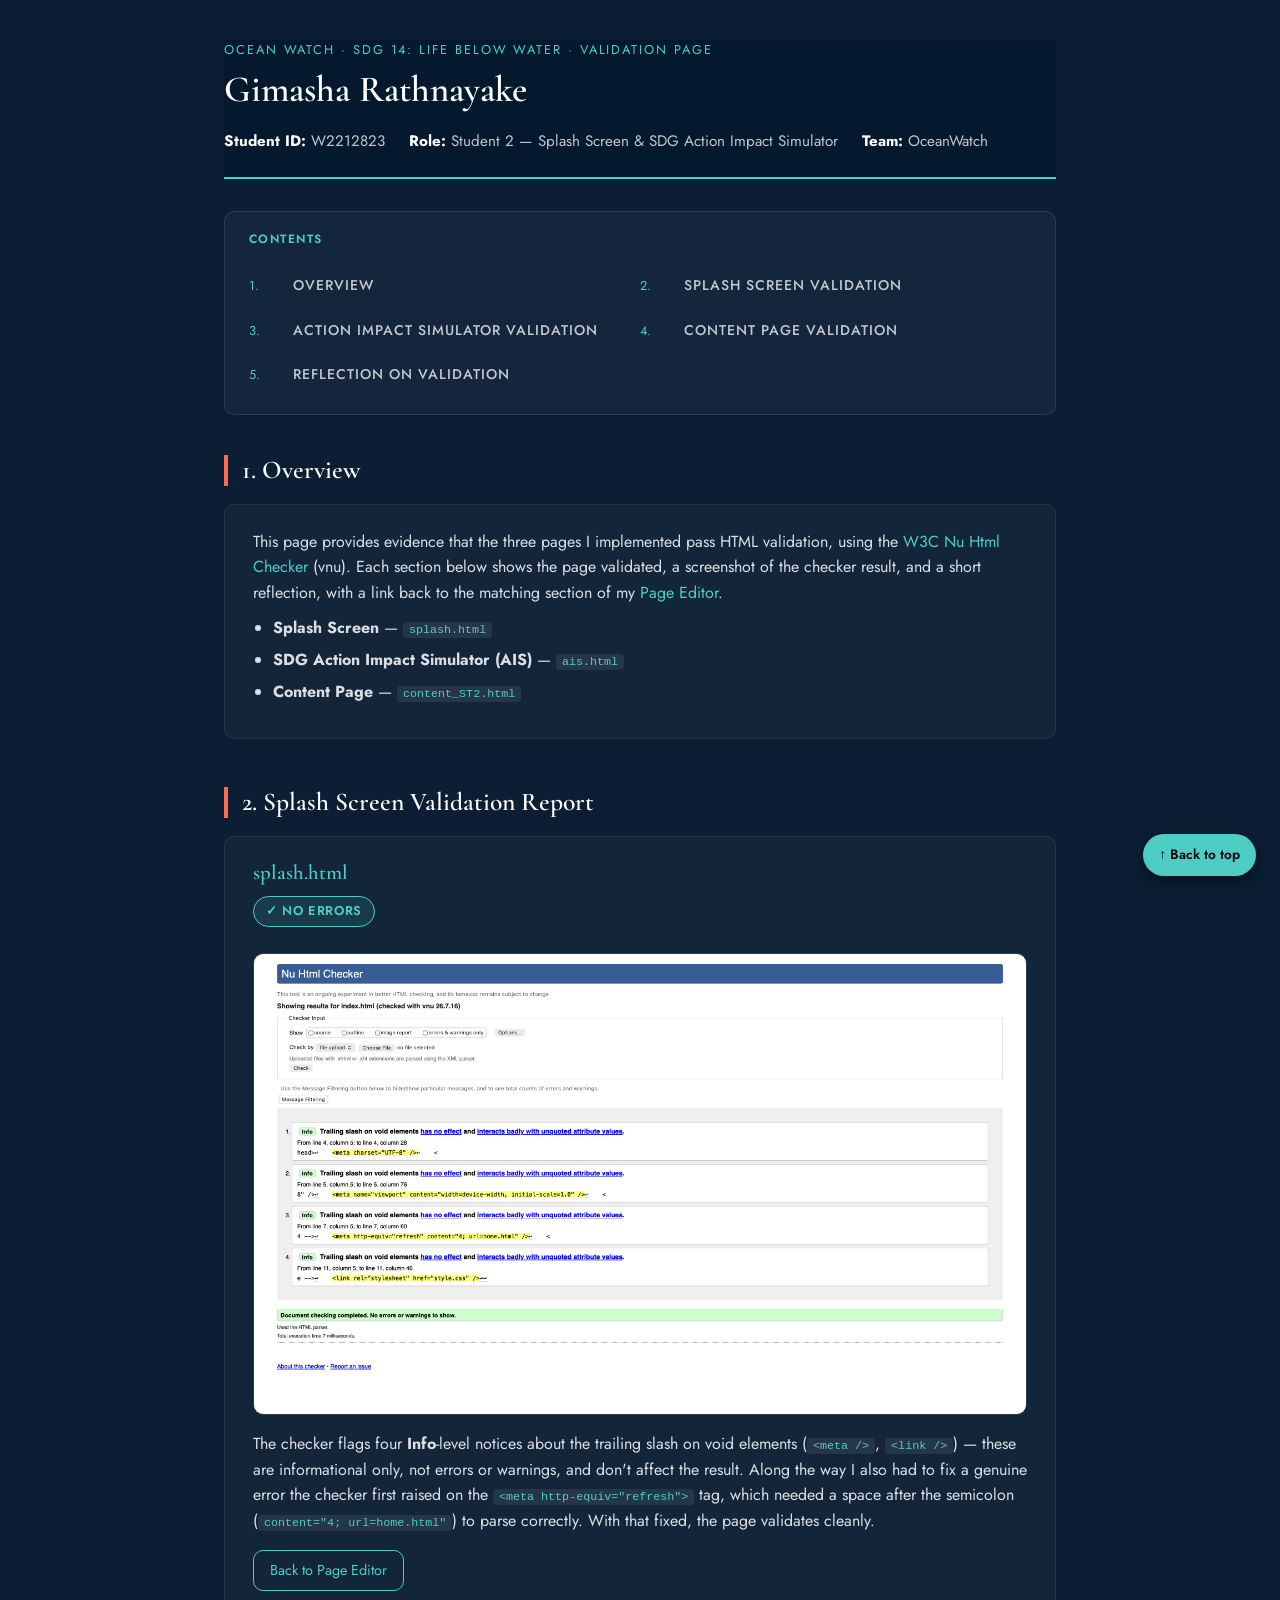
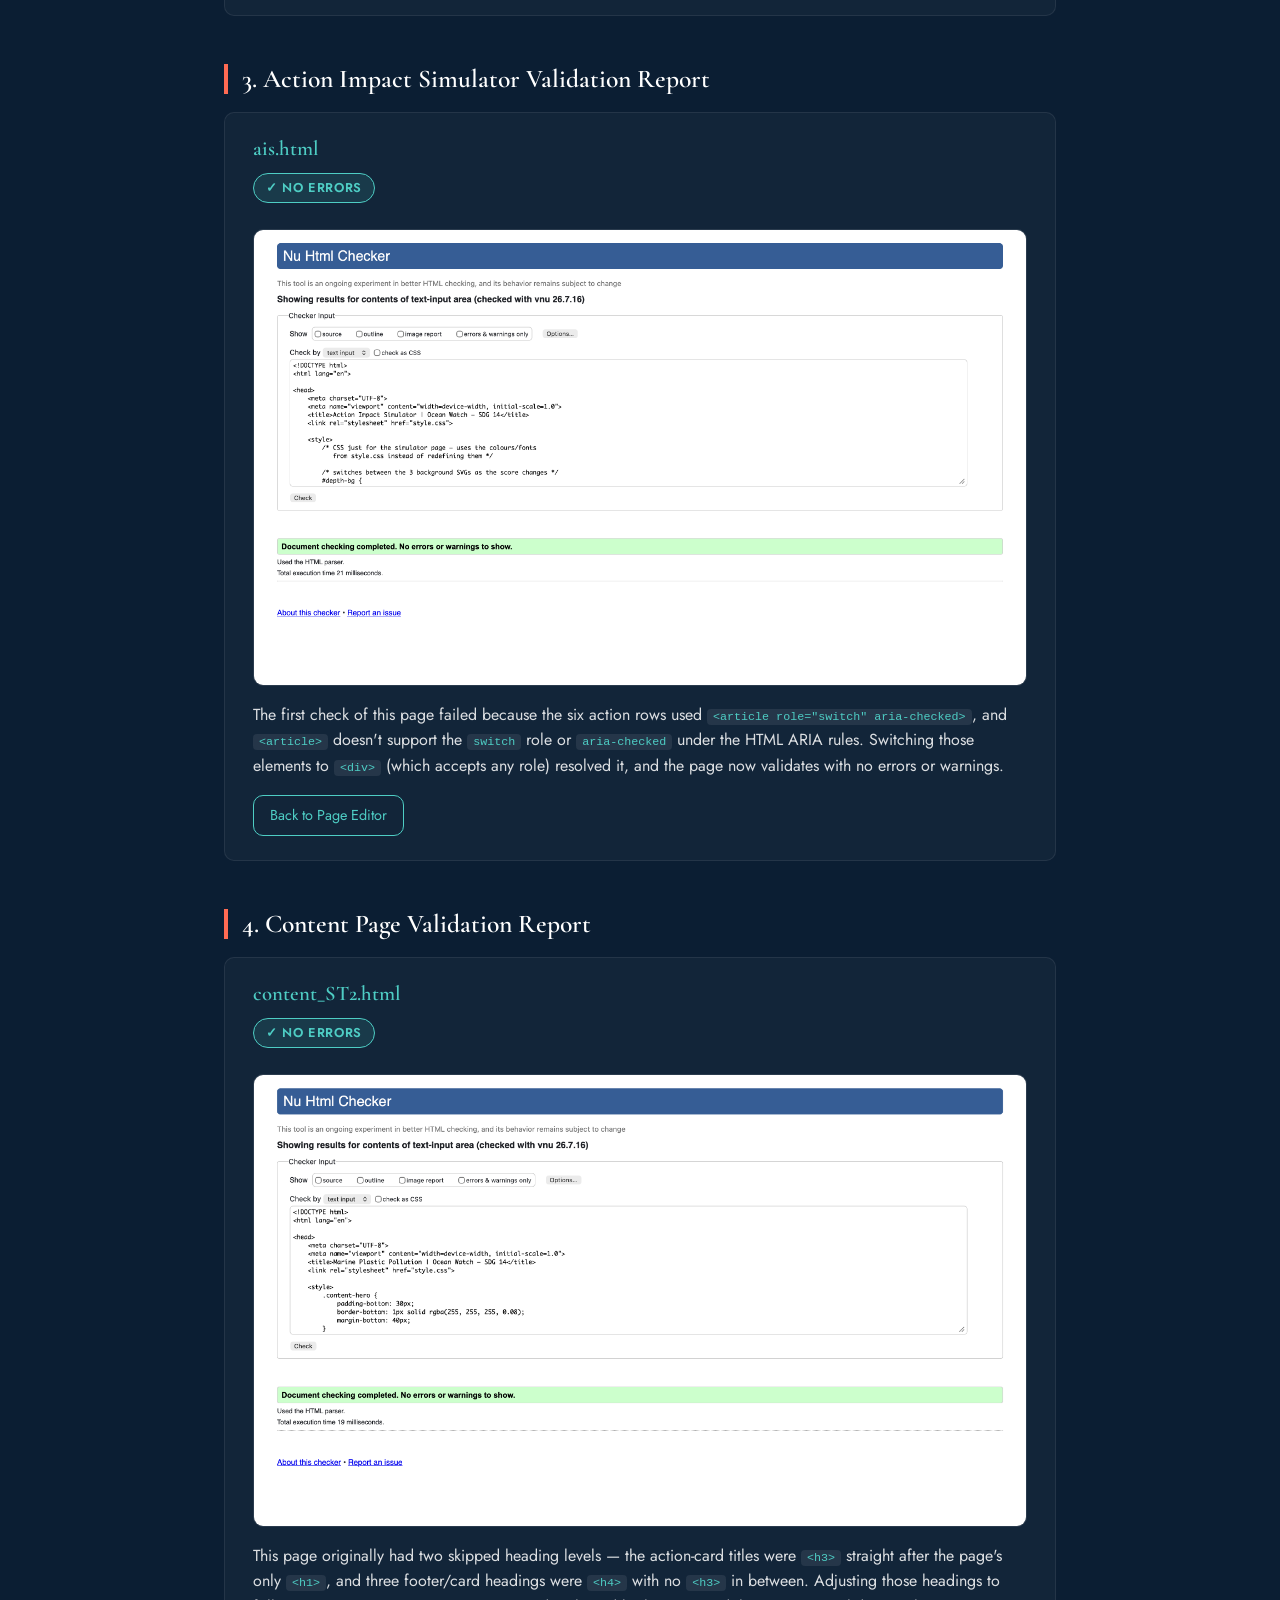
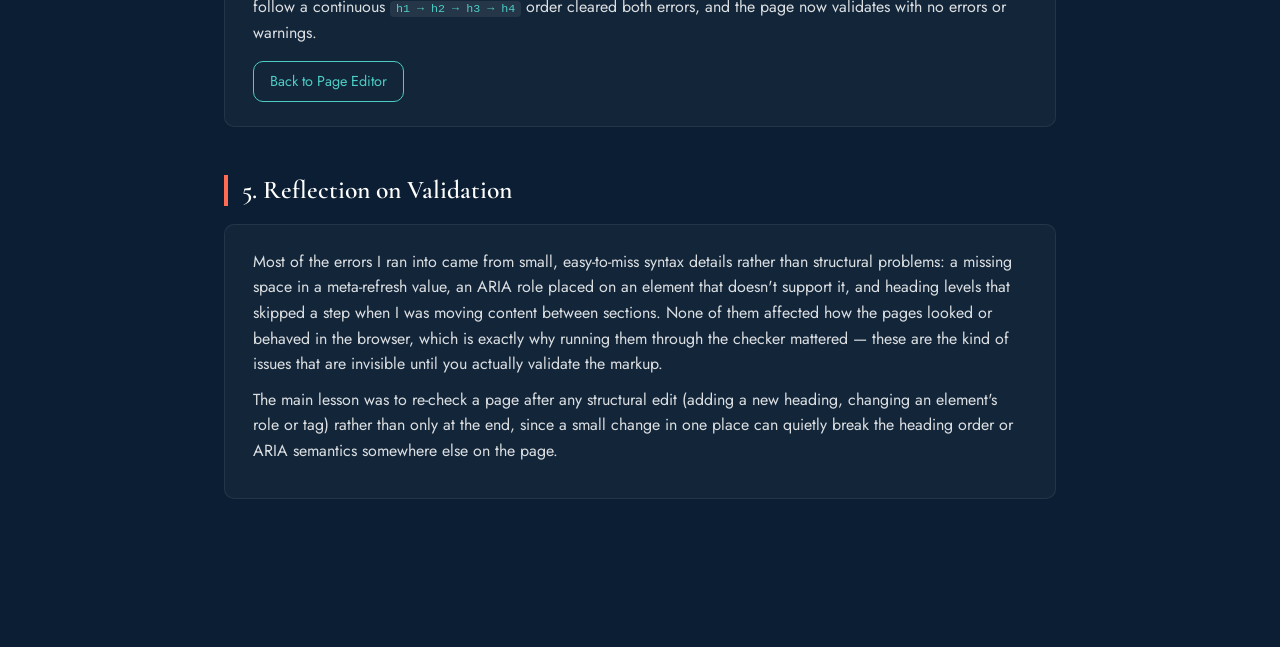
<file: validation_ST2.html>
<!doctype html>
<html lang="en">
  <head>
    <meta charset="UTF-8" />
    <meta name="viewport" content="width=device-width, initial-scale=1.0" />
    <title>Validation — Gimasha Rathnayake | Ocean Watch</title>

    <link rel="stylesheet" href="style.css" />

    <style>
      body {
        display: block;
        background: #0b1e33;
      }

      .editor-shell {
        max-width: 880px;
        margin: 0 auto;
        padding: 40px 24px 100px;
      }

      .editor-header {
        position: static;
        top: auto;
        z-index: auto;
        animation: none;
        padding: 0 0 24px;
        border-bottom: 2px solid var(--teal);
        margin-bottom: 32px;
      }

      .editor-header p.eyebrow {
        color: var(--teal);
        text-transform: uppercase;
        letter-spacing: 0.15em;
        font-size: 0.8rem;
        margin-bottom: 8px;
      }

      .editor-header h1 {
        font-size: clamp(1.7rem, 4vw, 2.3rem);
        margin-bottom: 6px;
      }

      .meta-row {
        display: flex;
        flex-wrap: wrap;
        gap: 8px 24px;
        margin-top: 16px;
        font-size: 0.95rem;
        color: rgba(255, 255, 255, 0.75);
      }

      .meta-row strong {
        color: #fff;
      }

      .editor-toc {
        background: rgba(255, 255, 255, 0.04);
        border: 1px solid rgba(255, 255, 255, 0.1);
        border-radius: var(--radius);
        padding: 20px 24px;
        margin-bottom: 40px;
      }

      .editor-toc h2 {
        font-size: 0.75rem;
        font-family: var(--font-body);
        text-transform: uppercase;
        letter-spacing: 0.12em;
        color: var(--teal);
        margin-bottom: 16px;
      }

      .editor-toc ol {
        display: grid;
        grid-template-columns: 1fr 1fr;
        gap: 6px 24px;
        padding-left: 0;
        list-style: none;
        font-size: 0.92rem;
        counter-reset: toc-counter;
      }

      .editor-toc li {
        counter-increment: toc-counter;
        display: flex;
        align-items: baseline;
        gap: 8px;
      }

      .editor-toc li::before {
        content: counter(toc-counter) ".";
        color: var(--teal);
        font-size: 0.8rem;
        min-width: 18px;
        font-family: var(--font-body);
      }

      .editor-toc li a {
        color: rgba(255, 255, 255, 0.75);
        font-size: 0.88rem;
        transition: color 0.2s;
      }

      .editor-toc li a:hover {
        color: #fff;
      }

      @media (max-width: 560px) {
        .editor-toc ol {
          grid-template-columns: 1fr;
        }
      }

      .editor-section {
        padding: 0;
        margin-bottom: 48px;
        scroll-margin-top: 20px;
      }

      .editor-section h2 {
        font-size: 1.6rem;
        border-left: 4px solid var(--coral);
        padding-left: 14px;
        margin-bottom: 18px;
      }

      .page-block {
        background: rgba(255, 255, 255, 0.03);
        border: 1px solid rgba(255, 255, 255, 0.08);
        border-radius: var(--radius);
        padding: 24px 28px;
        margin-bottom: 24px;
      }

      .page-block h3 {
        font-size: 1.3rem;
        color: var(--teal);
      }

      .page-block p {
        color: rgba(255, 255, 255, 0.85);
        margin-bottom: 10px;
      }

      .page-block ul {
        padding-left: 20px;
        margin-bottom: 10px;
      }

      .page-block li {
        margin-bottom: 6px;
        color: rgba(255, 255, 255, 0.85);
      }

      code {
        background: rgba(255, 255, 255, 0.08);
        padding: 1px 6px;
        border-radius: 4px;
        font-size: 0.9em;
        color: var(--teal);
      }

      .status-badge {
        display: inline-flex;
        align-items: center;
        gap: 6px;
        background: rgba(78, 205, 196, 0.12);
        border: 1px solid var(--teal);
        color: var(--teal);
        font-size: 0.8rem;
        font-weight: 600;
        text-transform: uppercase;
        letter-spacing: 0.05em;
        padding: 4px 12px;
        border-radius: 100px;
        margin-bottom: 14px;
      }

      .validation-shot {
        display: block;
        width: 100%;
        height: auto;
        border-radius: var(--radius);
        border: 1px solid rgba(255, 255, 255, 0.1);
        margin: 12px 0 16px;
      }

      .link-row {
        display: flex;
        flex-wrap: wrap;
        gap: 12px;
        margin-top: 16px;
      }

      .link-row a {
        display: inline-block;
        padding: 8px 16px;
        border: 1px solid var(--teal);
        border-radius: var(--radius);
        font-size: 0.9rem;
      }

      .link-row a:hover {
        background: var(--teal);
        color: var(--bg-deep);
      }

      .back-to-top {
        position: fixed;
        bottom: 24px;
        right: 24px;
        background: var(--teal);
        color: var(--bg-deep);
        padding: 10px 16px;
        border-radius: 100px;
        font-size: 0.85rem;
        font-weight: 600;
        box-shadow: 0 6px 18px rgba(0, 0, 0, 0.4);
      }

      .back-to-top:hover {
        background: #fff;
        color: var(--bg-deep);
      }
    </style>
  </head>

  <body>
    <div class="editor-shell">
      <header class="editor-header" id="top">
        <p class="eyebrow">
          Ocean Watch · SDG 14: Life Below Water · Validation Page
        </p>
        <h1>Gimasha Rathnayake</h1>
        <div class="meta-row">
          <span><strong>Student ID:</strong> W2212823</span>
          <span
            ><strong>Role:</strong> Student 2 — Splash Screen &amp; SDG Action
            Impact Simulator</span
          >
          <span><strong>Team:</strong> OceanWatch</span>
        </div>
      </header>

      <nav class="editor-toc" aria-label="Validation page contents">
        <h2>Contents</h2>
        <ol>
          <li><a href="#overview">Overview</a></li>
          <li><a href="#splashVal">Splash Screen Validation</a></li>
          <li><a href="#aisVal">Action Impact Simulator Validation</a></li>
          <li><a href="#contentVal">Content Page Validation</a></li>
          <li><a href="#reflection">Reflection on Validation</a></li>
        </ol>
      </nav>

      <section class="editor-section" id="overview">
        <h2>1. Overview</h2>
        <div class="page-block">
          <p>
            This page provides evidence that the three pages I implemented pass
            HTML validation, using the
            <a
              href="https://validator.w3.org/nu/"
              target="_blank"
              rel="noopener noreferrer"
              >W3C Nu Html Checker</a
            >
            (vnu). Each section below shows the page validated, a screenshot of
            the checker result, and a short reflection, with a link back to the
            matching section of my
            <a href="pageEditor_ST2.html">Page Editor</a>.
          </p>
          <ul>
            <li><strong>Splash Screen</strong> — <code>splash.html</code></li>
            <li>
              <strong>SDG Action Impact Simulator (AIS)</strong> —
              <code>ais.html</code>
            </li>
            <li>
              <strong>Content Page</strong> — <code>content_ST2.html</code>
            </li>
          </ul>
        </div>
      </section>

      <section class="editor-section" id="splashVal">
        <h2>2. Splash Screen Validation Report</h2>
        <div class="page-block">
          <h3>splash.html</h3>
          <span class="status-badge">✓ No errors</span>
          <img
            class="validation-shot"
            src="asset/IndexValidation.png"
            alt="Nu Html Checker report for splash.html showing four informational notices about trailing slashes on void elements, and the message: Document checking completed, no errors or warnings to show."
          />
          <p>
            The checker flags four <strong>Info</strong>-level notices about the
            trailing slash on void elements (<code>&lt;meta /&gt;</code>,
            <code>&lt;link /&gt;</code>) — these are informational only, not
            errors or warnings, and don't affect the result. Along the way I
            also had to fix a genuine error the checker first raised on the
            <code>&lt;meta http-equiv="refresh"&gt;</code> tag, which needed a
            space after the semicolon (<code>content="4; url=home.html"</code>)
            to parse correctly. With that fixed, the page validates cleanly.
          </p>

          <div class="link-row">
            <a href="pageEditor_ST2.html#splash">Back to Page Editor</a>
          </div>
        </div>
      </section>

      <section class="editor-section" id="aisVal">
        <h2>3. Action Impact Simulator Validation Report</h2>
        <div class="page-block">
          <h3>ais.html</h3>
          <span class="status-badge">✓ No errors</span>
          <img
            class="validation-shot"
            src="asset/AISValidation.png"
            alt="Nu Html Checker report for ais.html showing the message: Document checking completed, no errors or warnings to show."
          />
          <p>
            The first check of this page failed because the six action rows used
            <code>&lt;article role="switch" aria-checked&gt;</code>, and
            <code>&lt;article&gt;</code> doesn't support the
            <code>switch</code> role or <code>aria-checked</code> under the HTML
            ARIA rules. Switching those elements to
            <code>&lt;div&gt;</code> (which accepts any role) resolved it, and
            the page now validates with no errors or warnings.
          </p>

          <div class="link-row">
            <a href="pageEditor_ST2.html#ais">Back to Page Editor</a>
          </div>
        </div>
      </section>

      <section class="editor-section" id="contentVal">
        <h2>4. Content Page Validation Report</h2>
        <div class="page-block">
          <h3>content_ST2.html</h3>
          <span class="status-badge">✓ No errors</span>
          <img
            class="validation-shot"
            src="asset/ContentST2Validation.png"
            alt="Nu Html Checker report for content_ST2.html showing the message: Document checking completed, no errors or warnings to show."
          />
          <p>
            This page originally had two skipped heading levels — the
            action-card titles were <code>&lt;h3&gt;</code> straight after the
            page's only <code>&lt;h1&gt;</code>, and three footer/card headings
            were <code>&lt;h4&gt;</code> with no <code>&lt;h3&gt;</code> in
            between. Adjusting those headings to follow a continuous
            <code>h1 → h2 → h3 → h4</code> order cleared both errors, and the
            page now validates with no errors or warnings.
          </p>

          <div class="link-row">
            <a href="pageEditor_ST2.html#content-page">Back to Page Editor</a>
          </div>
        </div>
      </section>

      <section class="editor-section" id="reflection">
        <h2>5. Reflection on Validation</h2>
        <div class="page-block">
          <p>
            Most of the errors I ran into came from small, easy-to-miss syntax
            details rather than structural problems: a missing space in a
            meta-refresh value, an ARIA role placed on an element that doesn't
            support it, and heading levels that skipped a step when I was moving
            content between sections. None of them affected how the pages looked
            or behaved in the browser, which is exactly why running them through
            the checker mattered — these are the kind of issues that are
            invisible until you actually validate the markup.
          </p>
          <p>
            The main lesson was to re-check a page after any structural edit
            (adding a new heading, changing an element's role or tag) rather
            than only at the end, since a small change in one place can quietly
            break the heading order or ARIA semantics somewhere else on the
            page.
          </p>
        </div>
      </section>
    </div>

    <a href="#overview" class="back-to-top">↑ Back to top</a>
  </body>
</html>
</file>
<file: style.css>
/* ==========================================================================
   Ocean Watch — SDG 14: Life Below Water | Global Stylesheet
   Team: SOS
   This file holds styles shared by every page (header, footer, buttons,
   cards, etc). Page-specific styles are kept separately.
   ========================================================================== */

/* Import project fonts from Google Fonts */
@import url('https://fonts.googleapis.com/css2?family=Cormorant+Garamond:ital,wght@0,300;0,400;0,600;0,700;1,300;1,400;1,600;1,700&family=Jost:wght@300;400;500;600&display=swap');

/* Colour palette and reusable values, defined once as variables so they
   can be changed from a single place instead of every rule */
:root {
  --bg-deep: #02070F;
  --bg-ocean: #04192E;
  --bg-surface: #083D63;
  --primary: #2196C9;
  --teal: #4ECDC4;
  --coral: #FF6B53;
  --font-display: 'Cormorant Garamond', serif;
  --font-body: 'Jost', sans-serif;
  --max-width: 1200px;
  --radius: 10px;
}

/* CSS reset: removes the default margin/padding set by browsers and makes
   width/height calculations include border and padding (border-box) */
* {
  box-sizing: border-box;
  margin: 0;
  padding: 0;
}

/* Base page styles: background, default font and text colour.
   Flexbox column layout is used here so the footer sticks to the
   bottom of the page even on short pages (see footer margin-top: auto) */
body {
  background-image: url('asset/bg.png');
  background-repeat: no-repeat;
  background-position: top center;
  background-size: cover;
  background-attachment: fixed;
  font-family: var(--font-body);
  color: #FFFFFF;
  line-height: 1.6;
  min-height: 100vh;
  display: flex;
  flex-direction: column;
}

/* Headings use the display font for a different look from body text */
h1, h2, h3, h4 {
  font-family: var(--font-display);
  font-weight: 600;
  line-height: 1.2;
  margin-bottom: 0.5em;
}

h1 { font-size: 3rem; }
h2 { font-size: 2.25rem; }
h3 { font-size: 1.75rem; }
h4 { font-size: 1.4rem; }

/* Smaller heading sizes on mobile screens */
@media (max-width: 768px) {
  h1 { font-size: 2.25rem; }
  h2 { font-size: 1.75rem; }
  h3 { font-size: 1.4rem; }
  h4 { font-size: 1.2rem; }
}

a {
  color: var(--teal);
  text-decoration: none;
  transition: color 0.3s;
}

a:hover {
  color: #FFFFFF;
}

/* Visible outline for keyboard users tabbing through links */
a:focus-visible {
  outline: 2px solid var(--teal);
  outline-offset: 4px;
}

/* Keep images from overflowing their container */
img {
  max-width: 100%;
  height: auto;
  display: block;
}

/* .container centres page content and stops it stretching too wide
   on large screens */
.container {
  width: 100%;
  max-width: var(--max-width);
  margin: 0 auto;
  padding: 0 20px;
}

/* flex: 1 lets main grow and push the footer to the bottom of the page */
main {
  flex: 1;
}

section {
  padding: 80px 0;
}

/* Skip-to-content link: hidden off-screen by default, moves into view
   only when a keyboard user tabs to it (accessibility requirement) */
.skip-link {
  position: absolute;
  top: -100px;
  left: 20px;
  background: var(--teal);
  color: var(--bg-deep);
  padding: 10px 20px;
  z-index: 1000;
  font-weight: 600;
  border-radius: var(--radius);
  transition: top 0.3s;
}

.skip-link:focus {
  top: 20px;
}

/* Header stays fixed at the top of the viewport while scrolling */
header {
  position: sticky;
  top: 0;
  z-index: 100;
  padding: 18px 20px;
  background-color: var(--bg-ocean);
}

.header-inner {
  display: flex;
  justify-content: space-between;
  align-items: center;
  flex-wrap: wrap;
  gap: 16px;
  max-width: var(--max-width);
  margin: 0 auto;
  padding: 0 20px;
}

/* Stack the logo above the nav links on small screens */
@media (max-width: 768px) {
  header { padding: 12px 10px; }

  .header-inner {
    flex-direction: column;
    padding: 0 10px;
    gap: 10px;
  }

  nav {
    justify-content: center;
  }

  nav a {
    font-size: 0.7rem;
    padding: 6px 12px;
  }
}

.site-logo {
  display: flex;
  align-items: center;
  gap: 10px;
  color: #FFFFFF;
}

.site-logo:hover {
  color: var(--teal);
}

/* The HTML still has the wave emoji as text inside .logo-mark, but we
   hide that text (font-size: 0) and show the logo image as a CSS
   background instead. Because every page reuses this same class, this
   one change updates the logo everywhere without editing each page. */
.logo-mark {
  display: inline-block;
  width: 56px;
  height: 56px;
  font-size: 0;
  background-image: url('asset/logo.png');
  background-size: contain;
  background-repeat: no-repeat;
  background-position: center;
}

.logo-name {
  font-family: var(--font-display);
  font-size: 1.5rem;
  font-weight: 700;
  letter-spacing: 1px;
}

/* Tagline under the logo, hidden on small screens to save space */
.logo-sub {
  font-size: 0.8rem;
  color: var(--teal);
  text-transform: uppercase;
  letter-spacing: 1px;
  display: none;
}

@media (min-width: 768px) {
  .logo-sub { display: block; }
}

nav {
  display: flex;
  gap: 4px;
  flex-wrap: wrap;
  align-items: center;
  padding: 6px 8px;
  border-radius: 100px;
  background-color: var(--bg-surface);
}

nav a {
  display: inline-block;
  padding: 8px 18px;
  border-radius: 100px;
  text-transform: uppercase;
  font-size: 0.8rem;
  font-weight: 500;
  color: rgba(255, 255, 255, 0.65);
  letter-spacing: 1px;
  transition: color 0.3s, background-color 0.3s;
}

nav a:hover {
  background-color: rgba(255, 255, 255, 0.08);
  color: #FFFFFF;
}

/* Each page adds the "active" class to its own nav link to highlight it */
nav a.active {
  color: #FFFFFF;
  background-color: rgba(78, 205, 196, 0.18);
}

.section-label {
  color: var(--teal);
  text-transform: uppercase;
  font-weight: 600;
  letter-spacing: 2px;
  font-size: 0.9rem;
  display: block;
  margin-bottom: 10px;
}

.section-title {
  margin-bottom: 40px;
}

/* auto-fit + minmax makes the card grid responsive without media queries:
   columns wrap automatically as the screen gets smaller */
.cards-grid {
  display: grid;
  grid-template-columns: repeat(auto-fit, minmax(280px, 1fr));
  gap: 30px;
}

.card {
  background-color: var(--bg-ocean);
  border: 1px solid rgba(255, 255, 255, 0.1);
  border-radius: var(--radius);
  overflow: hidden;
  display: flex;
  flex-direction: column;
}

.card-body {
  padding: 25px;
  flex: 1;
}

.card-body ul {
  list-style: none;
}

.card-body li {
  position: relative;
  padding-left: 15px;
  margin-bottom: 8px;
}

/* Custom dash bullet instead of the default list dot */
.card-body li::before {
  content: '-';
  color: var(--teal);
  position: absolute;
  left: 0;
}

/* Base button style, shared by all button colour variants below */
.btn {
  display: inline-block;
  padding: 12px 28px;
  border-radius: var(--radius);
  font-weight: 600;
  text-align: center;
  text-transform: uppercase;
  letter-spacing: 1px;
  font-size: 0.9rem;
  cursor: pointer;
  border: 2px solid transparent;
  transition: background-color 0.3s;
}

.btn-primary {
  background-color: var(--primary);
  color: #FFFFFF;
}

.btn-primary:hover { background-color: #1a7ca8; }

.btn-cta {
  background-color: var(--coral);
  color: #FFFFFF;
}

.btn-cta:hover { background-color: #e55a44; }

.btn-outline {
  background-color: transparent;
  border-color: rgba(255, 255, 255, 0.5);
  color: #FFFFFF;
}

.btn-outline:hover {
  border-color: #FFFFFF;
  color: var(--bg-deep);
  background-color: #FFFFFF;
}

.btn-ghost-teal {
  background-color: transparent;
  border-color: var(--teal);
  color: var(--teal);
}

.btn-ghost-teal:hover {
  background-color: var(--teal);
  color: var(--bg-deep);
}

/* Wraps the SVG wave graphic used between sections */
.wave-divider {
  width: 100%;
  overflow: hidden;
  line-height: 0;
  background-color: var(--bg-deep);
}

.wave-divider svg {
  display: block;
  width: 100%;
  height: 60px;
}

.content-img {
  width: 100%;
  height: auto;
  margin-bottom: 20px;
}

.img-rounded {
  border-radius: var(--radius);
}

.img-shadow {
  box-shadow: 0 10px 20px rgba(0, 0, 0, 0.4);
}

.img-border {
  border: 4px solid var(--bg-surface);
}

/* Cliff/lighthouse SVG shown above the footer, styled to blend into it */
.footer-cliff-wrap {
  display: block;
  line-height: 0;
  background: transparent;
}

.footer-cliff-svg {
  display: block;
  width: 100%;
  height: 20vw;
  min-height: 140px;
}

/* Lighthouse glow and beams: no CSS needed here, each shape already
   has its own opacity set directly in the SVG markup */

footer {
  background-color: var(--bg-ocean);
  padding: 60px 0 20px;
  margin-top: auto;
}

/* auto-fit makes footer columns wrap on small screens automatically */
.footer-grid {
  display: grid;
  grid-template-columns: repeat(auto-fit, minmax(200px, 1fr));
  gap: 40px;
  margin-bottom: 40px;
}

.footer-col h4 {
  color: var(--teal);
  font-family: var(--font-body);
  font-size: 1.1rem;
  margin-bottom: 20px;
  text-transform: uppercase;
  letter-spacing: 1px;
}

.footer-col ul {
  list-style: none;
}

.footer-col li {
  margin-bottom: 10px;
}

.footer-col a {
  color: rgba(255, 255, 255, 0.7);
}

.footer-col a:hover {
  color: var(--teal);
}

.footer-divider {
  border: 0;
  height: 1px;
  background: rgba(255, 255, 255, 0.1);
  margin: 20px 0;
}

.footer-bottom {
  display: flex;
  justify-content: space-between;
  align-items: center;
  flex-wrap: wrap;
  font-size: 0.85rem;
  color: rgba(255, 255, 255, 0.5);
}

/* Small helper classes reused across pages instead of repeating the
   same rule everywhere */
.text-center { text-align: center; }
.text-teal { color: var(--teal); }
.text-white { color: #FFFFFF; }
.text-muted { color: rgba(255, 255, 255, 0.7); }

.mt-2 { margin-top: 20px; }
.mb-2 { margin-bottom: 20px; }
.pt-2 { padding-top: 20px; }
.pb-2 { padding-bottom: 20px; }

/* Hides an element visually but keeps it readable by screen readers */
.sr-only {
  position: absolute;
  width: 1px;
  height: 1px;
  padding: 0;
  margin: -1px;
  overflow: hidden;
  clip: rect(0, 0, 0, 0);
  border: 0;
}
</file>
